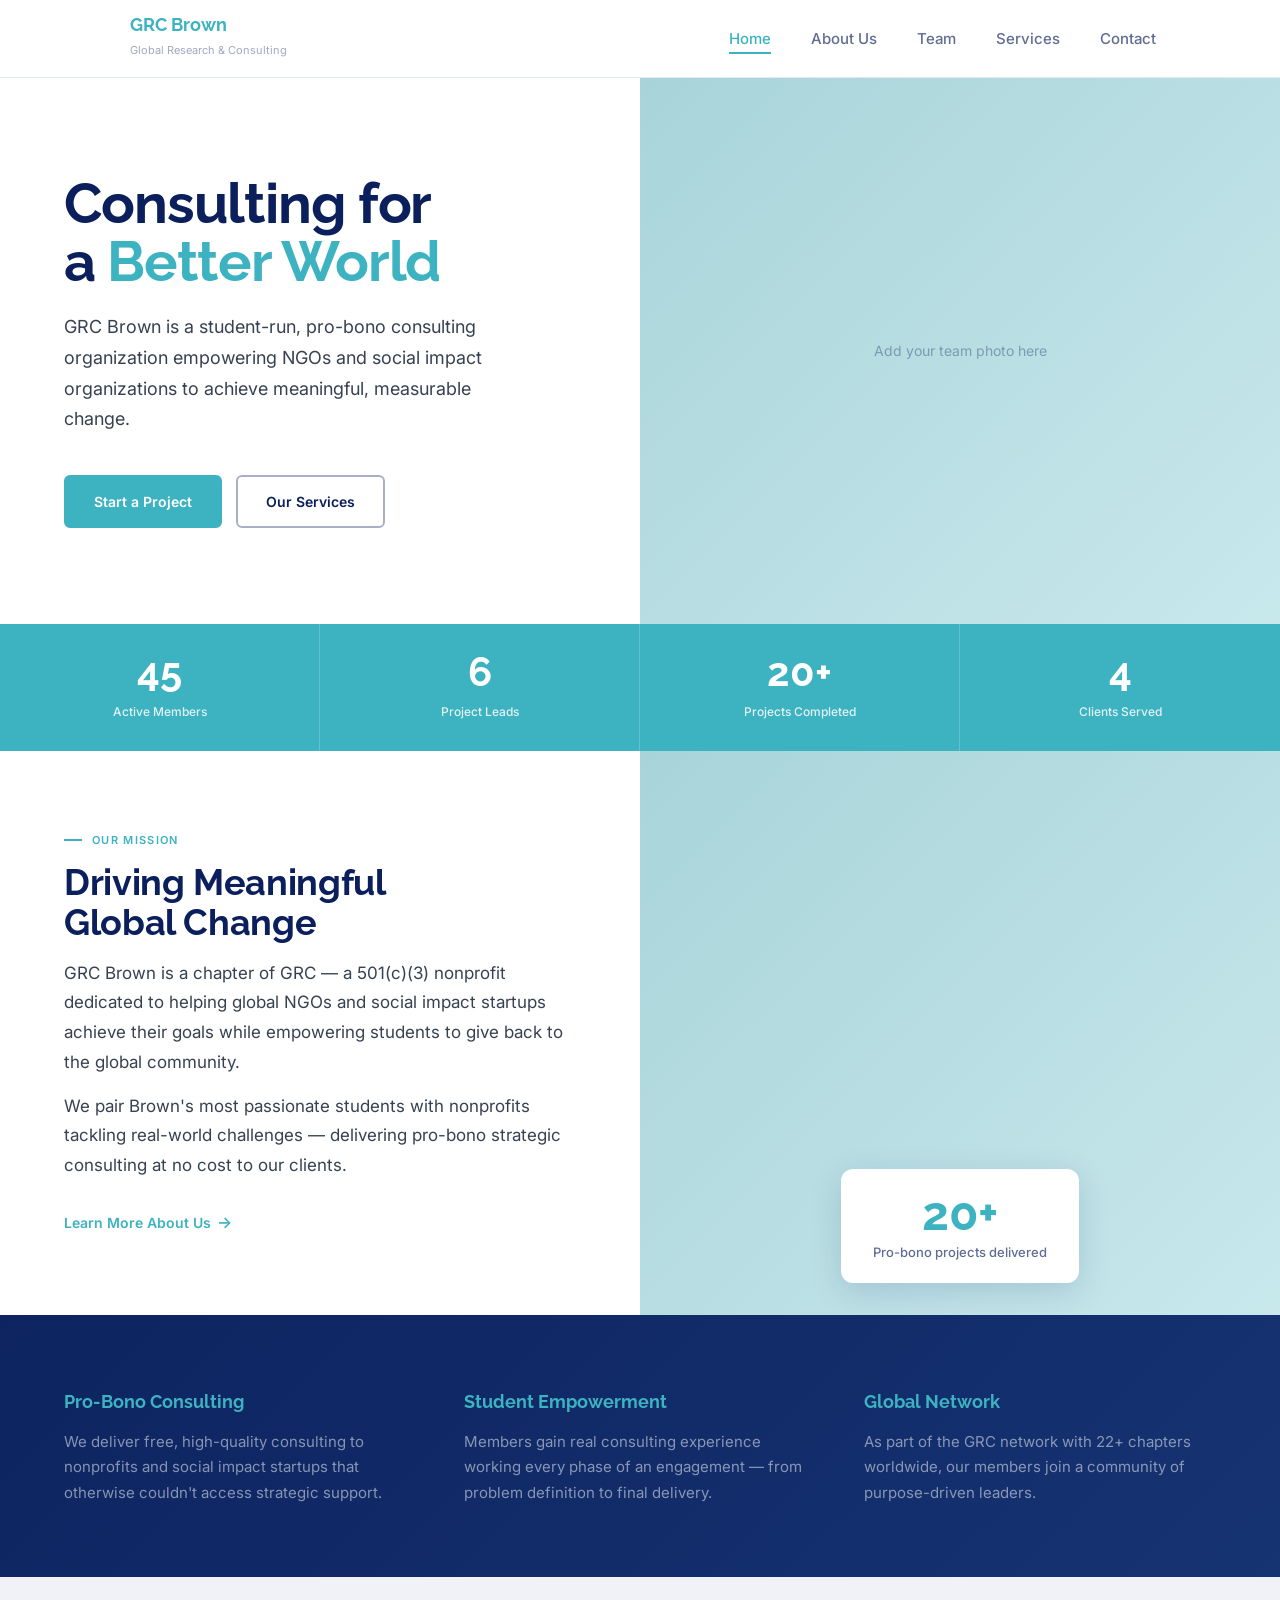
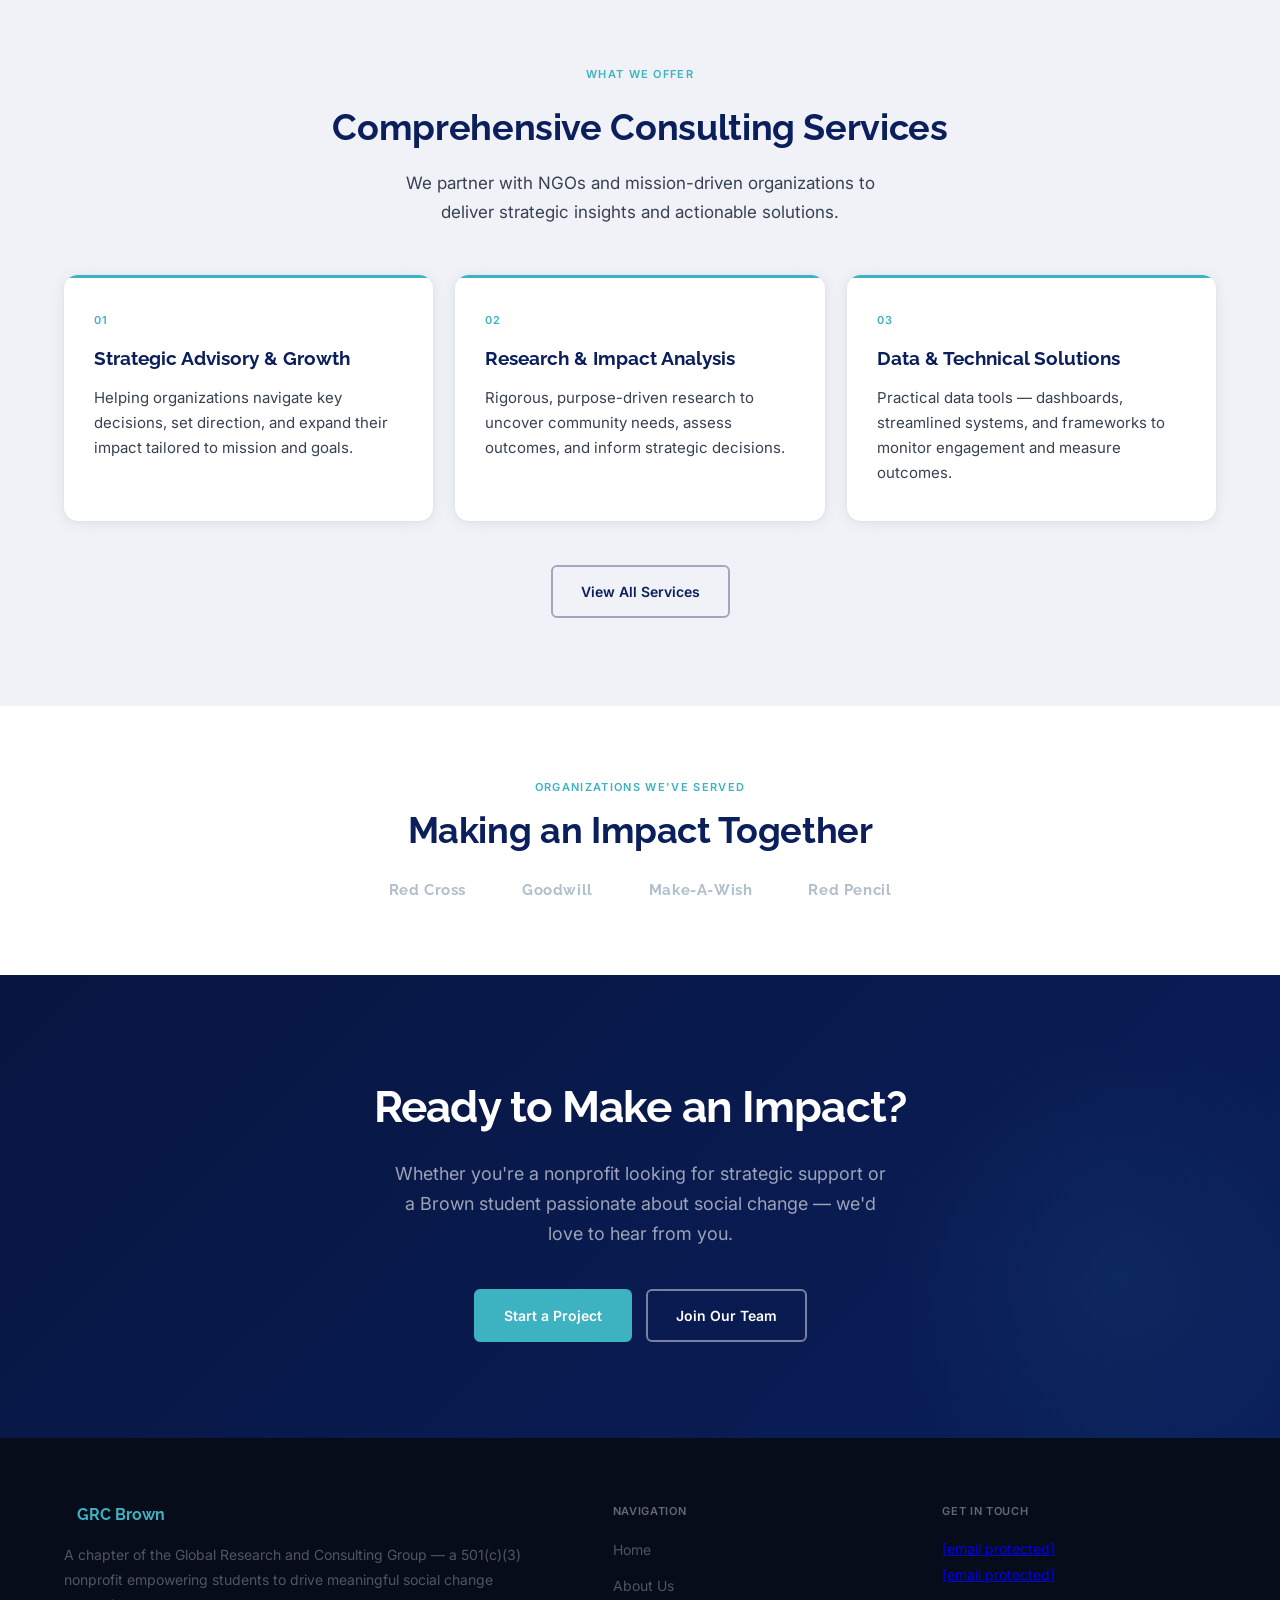
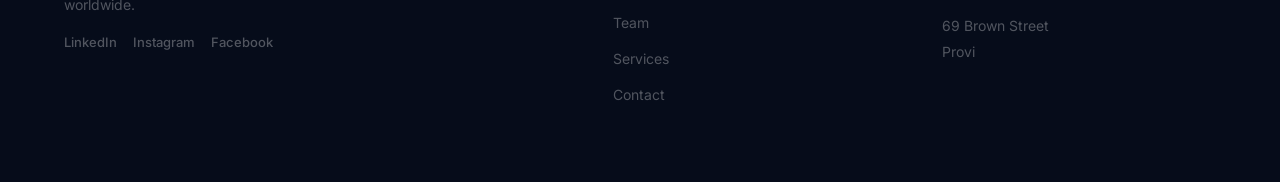
<file: index.html>
<!DOCTYPE html>
<html lang="en">
<head>
  <meta charset="UTF-8"/><meta name="viewport" content="width=device-width, initial-scale=1.0"/>
  <title>GRC Brown | Global Research & Consulting</title>
  <link rel="stylesheet" href="css/style.css"/>
</head>
<body>
<nav><div class="nav-inner">
  <a href="index.html" class="nav-logo"><span class="nav-logo-svg"></span><div class="nav-logo-text"><strong>GRC Brown</strong><span>Global Research &amp; Consulting</span></div></a>
  <ul class="nav-links">
    <li><a href="index.html" class="active">Home</a></li>
    <li><a href="about.html">About Us</a></li>
    <li><a href="team.html">Team</a></li>
    <li><a href="services.html">Services</a></li>
    <li><a href="contact.html">Contact</a></li>
  </ul>
  <button class="nav-hamburger"><span></span><span></span><span></span></button>
</div></nav>

<!-- HERO — light background -->
<section class="hero">
  <div class="hero-left">
    <h1>Consulting for<br>a <span>Better World</span></h1>
    <p>GRC Brown is a student-run, pro-bono consulting organization empowering NGOs and social impact organizations to achieve meaningful, measurable change.</p>
    <div class="btn-row">
      <a href="contact.html" class="btn btn-teal">Start a Project</a>
      <a href="services.html" class="btn btn-ghost-dark">Our Services</a>
    </div>
  </div>
  <div class="hero-right">
    <div class="hero-img-box">
      <!-- Replace with: <img src="images/hero.jpg" alt="GRC Brown team"/> -->
      Add your team photo here
    </div>
  </div>
</section>

<!-- STATS -->
<div class="stats-bar">
  <div class="stat"><span class="stat-n">45</span><span class="stat-l">Active Members</span></div>
  <div class="stat"><span class="stat-n">6</span><span class="stat-l">Project Leads</span></div>
  <div class="stat"><span class="stat-n">20+</span><span class="stat-l">Projects Completed</span></div>
  <div class="stat"><span class="stat-n">4</span><span class="stat-l">Clients Served</span></div>
</div>

<!-- MISSION -->
<section class="mission-section">
  <div class="mission-left">
    <div class="eyebrow"><span>Our Mission</span></div>
    <h2 class="section-title">Driving Meaningful<br>Global Change</h2>
    <p>GRC Brown is a chapter of GRC — a 501(c)(3) nonprofit dedicated to helping global NGOs and social impact startups achieve their goals while empowering students to give back to the global community.</p>
    <p>We pair Brown's most passionate students with nonprofits tackling real-world challenges — delivering pro-bono strategic consulting at no cost to our clients.</p>
    <a href="about.html" class="learn-link">Learn More About Us</a>
  </div>
  <div class="mission-right">
    <!-- Replace with: <img src="images/mission.jpg" alt="GRC team"/> -->
    <div class="mission-badge">
      <span class="bn">20+</span>
      <span class="bt">Pro-bono projects delivered</span>
    </div>
  </div>
</section>

<!-- WHAT WE DO -->
<div class="wwd-strip">
  <div class="wwd-inner">
    <div class="wwd-item"><h3>Pro-Bono Consulting</h3><p>We deliver free, high-quality consulting to nonprofits and social impact startups that otherwise couldn't access strategic support.</p></div>
    <div class="wwd-item"><h3>Student Empowerment</h3><p>Members gain real consulting experience working every phase of an engagement — from problem definition to final delivery.</p></div>
    <div class="wwd-item"><h3>Global Network</h3><p>As part of the GRC network with 22+ chapters worldwide, our members join a community of purpose-driven leaders.</p></div>
  </div>
</div>

<!-- SERVICES — shadow cards -->
<section class="services-section">
  <div class="services-inner">
    <div class="services-header">
      <div class="eyebrow center"><span>What We Offer</span></div>
      <h2>Comprehensive Consulting Services</h2>
      <p>We partner with NGOs and mission-driven organizations to deliver strategic insights and actionable solutions.</p>
    </div>
    <div class="svc-grid">
      <div class="svc-card"><div class="svc-num">01</div><h3>Strategic Advisory &amp; Growth</h3><p>Helping organizations navigate key decisions, set direction, and expand their impact tailored to mission and goals.</p></div>
      <div class="svc-card"><div class="svc-num">02</div><h3>Research &amp; Impact Analysis</h3><p>Rigorous, purpose-driven research to uncover community needs, assess outcomes, and inform strategic decisions.</p></div>
      <div class="svc-card"><div class="svc-num">03</div><h3>Data &amp; Technical Solutions</h3><p>Practical data tools — dashboards, streamlined systems, and frameworks to monitor engagement and measure outcomes.</p></div>
    </div>
    <div class="btn-row centered" style="margin-top:44px;">
      <a href="services.html" class="btn btn-ghost-dark">View All Services</a>
    </div>
  </div>
</section>

<!-- CLIENTS -->
<section class="clients-section">
  <div class="clients-inner">
    <div class="eyebrow center"><span>Organizations We've Served</span></div>
    <h2 class="section-title centered" style="margin-top:10px;">Making an Impact Together</h2>
    <div class="clients-row">
      <span class="client-name">Red Cross</span>
      <span class="client-name">Goodwill</span>
      <span class="client-name">Make-A-Wish</span>
      <span class="client-name">Red Pencil</span>
    </div>
  </div>
</section>

<!-- CTA -->
<section class="cta-section">
  <div class="cta-orb"></div>
  <div class="cta-inner">
    <h2>Ready to Make an Impact?</h2>
    <p>Whether you're a nonprofit looking for strategic support or a Brown student passionate about social change — we'd love to hear from you.</p>
    <div class="btn-row centered">
      <a href="contact.html" class="btn btn-teal">Start a Project</a>
      <a href="contact.html" class="btn btn-outline-white">Join Our Team</a>
    </div>
  </div>
</section>

<footer><div class="footer-inner"><div class="footer-grid">
  <div class="footer-brand"><div style="display:flex;align-items:center;gap:13px;"><span class="footer-logo-svg"></span><span style="font-family:Raleway,sans-serif;font-size:16px;font-weight:700;color:#3DB2C1;">GRC Brown</span></div><p>A chapter of the Global Research and Consulting Group — a 501(c)(3) nonprofit empowering students to drive meaningful social change worldwide.</p><div class="footer-socials"><a href="#">LinkedIn</a><a href="#">Instagram</a><a href="#">Facebook</a></div></div>
  <div class="footer-col"><h4>Navigation</h4><ul><li><a href="index.html">Home</a></li><li><a href="about.html">About Us</a></li><li><a href="team.html">Team</a></li><li><a href="services.html">Services</a></li><li><a href="contact.html">Contact</a></li></ul></div>
  <div class="footer-col"><h4>Get in Touch</h4><p><a href="/cdn-cgi/l/email-protection" class="__cf_email__" data-cfemail="accbdecfcedec3dbc2eccedec3dbc282c9c8d9">[email&#160;protected]</a><br><a href="/cdn-cgi/l/email-protection" class="__cf_email__" data-cfemail="80e2f2eff7eec0e7f2e3e7ecefe2e1ece7f2eff5f0aee3efed">[email&#160;protected]</a><br><br>69 Brown Street<br>Provi
</file>
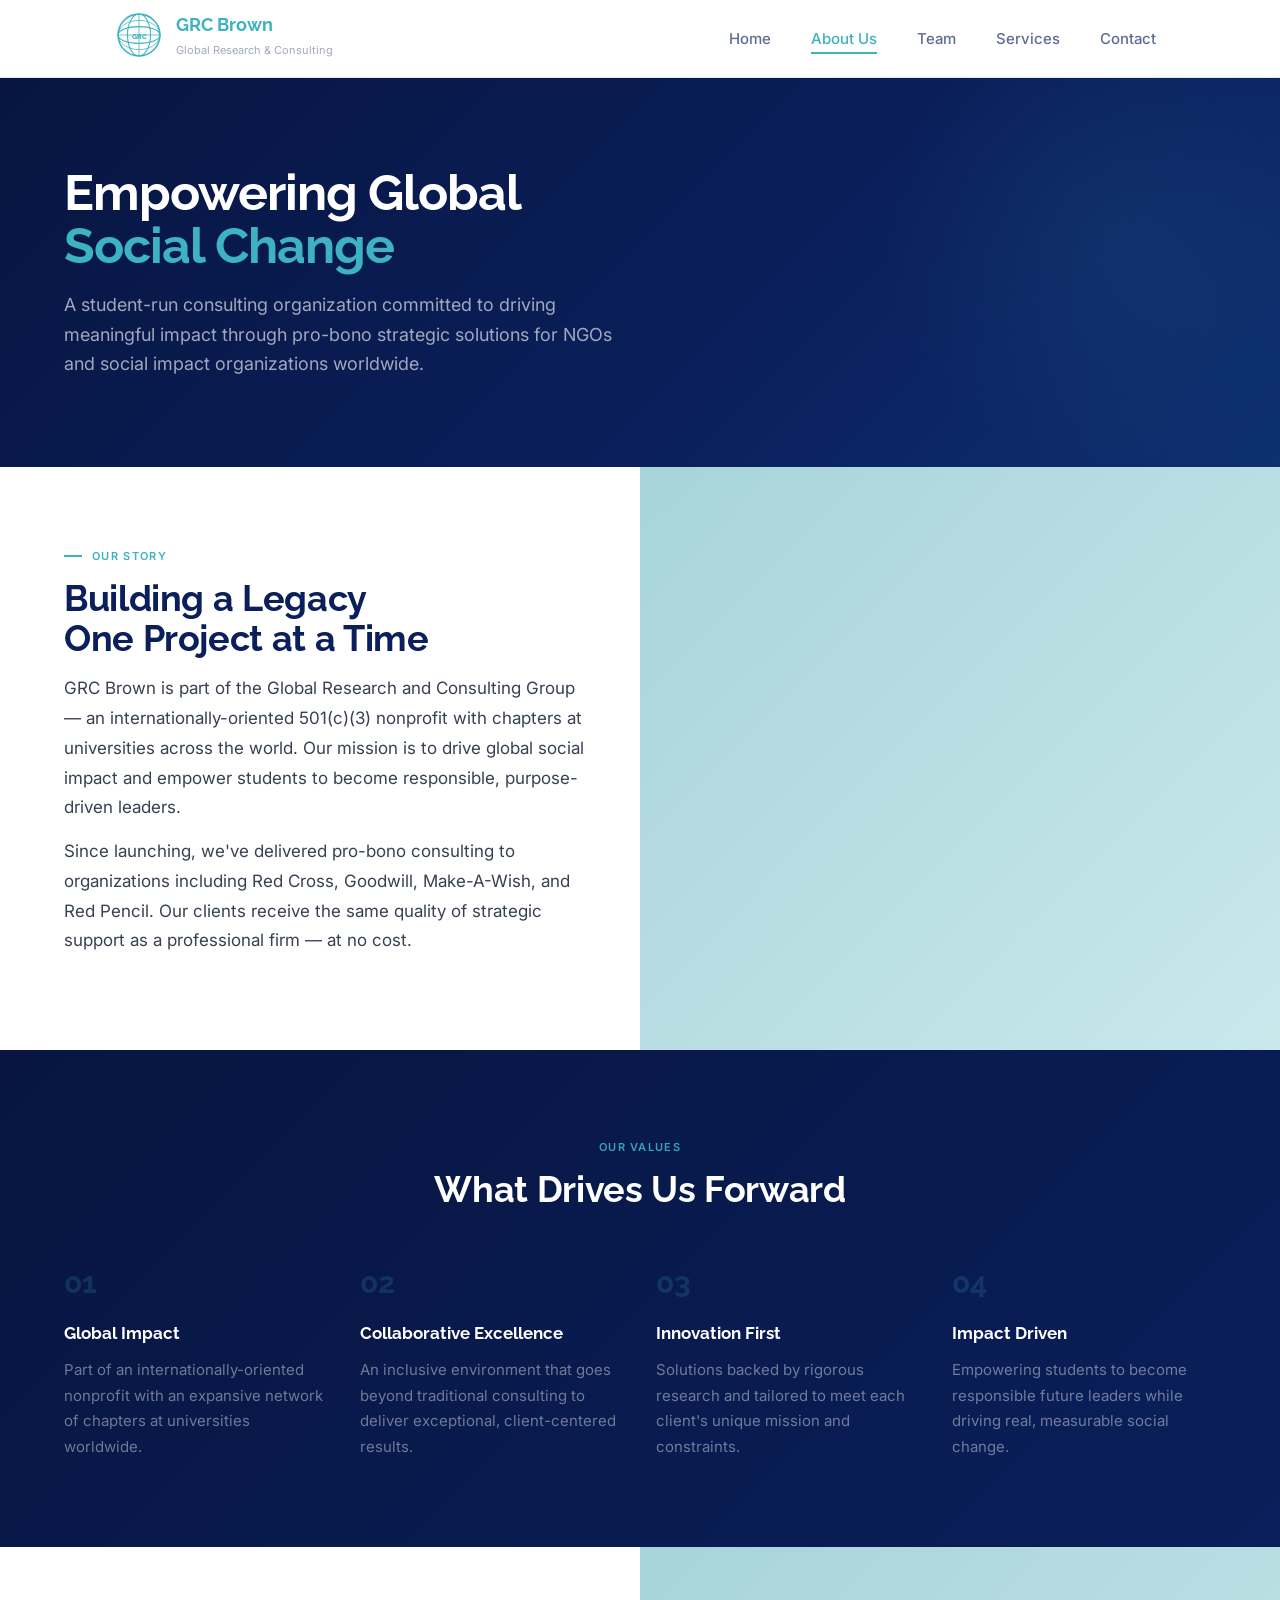
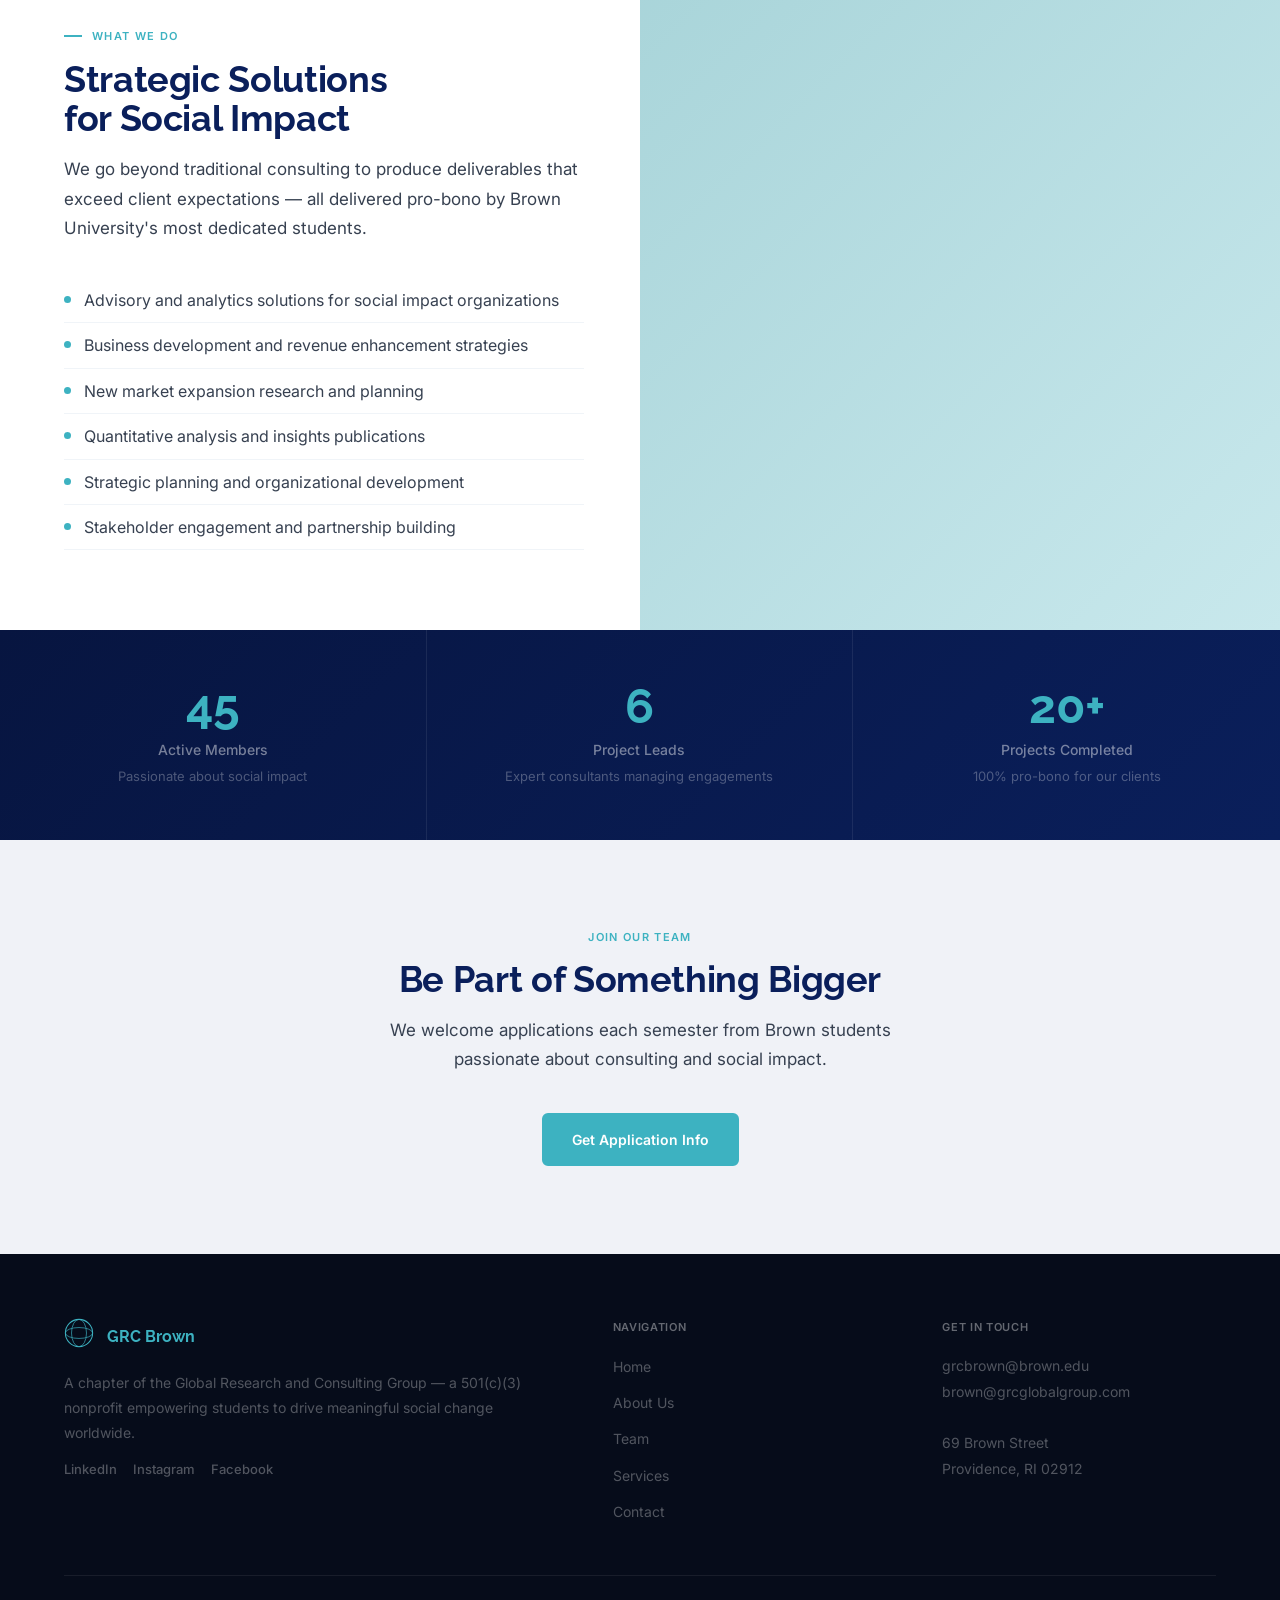
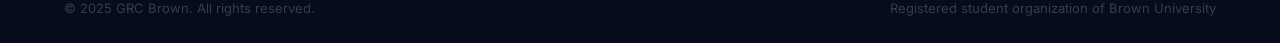
<file: about.html>
<!DOCTYPE html>
<html lang="en">
<head>
  <meta charset="UTF-8"/><meta name="viewport" content="width=device-width, initial-scale=1.0"/>
  <title>About Us | GRC Brown</title>
  <link rel="stylesheet" href="css/style.css"/>
</head>
<body>
<nav><div class="nav-inner">
  <a href="index.html" class="nav-logo"><span class="nav-logo-svg"></span><div class="nav-logo-text"><strong>GRC Brown</strong><span>Global Research &amp; Consulting</span></div></a>
  <ul class="nav-links">
    <li><a href="index.html">Home</a></li><li><a href="about.html" class="active">About Us</a></li>
    <li><a href="team.html">Team</a></li><li><a href="services.html">Services</a></li><li><a href="contact.html">Contact</a></li>
  </ul>
  <button class="nav-hamburger"><span></span><span></span><span></span></button>
</div></nav>

<!-- PAGE HERO — no pill tag, just h1 -->
<div class="page-hero">
  <div class="page-hero-orb"></div>
  <div class="inner">
    <h1>Empowering Global<br><span>Social Change</span></h1>
    <p>A student-run consulting organization committed to driving meaningful impact through pro-bono strategic solutions for NGOs and social impact organizations worldwide.</p>
  </div>
</div>

<!-- STORY -->
<div class="two-col">
  <div class="two-col-left">
    <div class="eyebrow"><span>Our Story</span></div>
    <h2 class="section-title">Building a Legacy<br>One Project at a Time</h2>
    <p>GRC Brown is part of the Global Research and Consulting Group — an internationally-oriented 501(c)(3) nonprofit with chapters at universities across the world. Our mission is to drive global social impact and empower students to become responsible, purpose-driven leaders.</p>
    <p>Since launching, we've delivered pro-bono consulting to organizations including Red Cross, Goodwill, Make-A-Wish, and Red Pencil. Our clients receive the same quality of strategic support as a professional firm — at no cost.</p>
  </div>
  <div class="two-col-right"><!-- <img src="images/story.jpg" alt="GRC Brown"/> --></div>
</div>

<!-- VALUES -->
<div class="values-section">
  <div class="values-inner">
    <div style="text-align:center;">
      <div class="eyebrow center light"><span>Our Values</span></div>
      <h2 class="section-title white centered" style="margin-top:12px;">What Drives Us Forward</h2>
    </div>
    <div class="values-grid">
      <div class="val-card"><div class="vnum">01</div><h3>Global Impact</h3><p>Part of an internationally-oriented nonprofit with an expansive network of chapters at universities worldwide.</p></div>
      <div class="val-card"><div class="vnum">02</div><h3>Collaborative Excellence</h3><p>An inclusive environment that goes beyond traditional consulting to deliver exceptional, client-centered results.</p></div>
      <div class="val-card"><div class="vnum">03</div><h3>Innovation First</h3><p>Solutions backed by rigorous research and tailored to meet each client's unique mission and constraints.</p></div>
      <div class="val-card"><div class="vnum">04</div><h3>Impact Driven</h3><p>Empowering students to become responsible future leaders while driving real, measurable social change.</p></div>
    </div>
  </div>
</div>

<!-- WHAT WE DO -->
<div class="two-col">
  <div class="two-col-left">
    <div class="eyebrow"><span>What We Do</span></div>
    <h2 class="section-title">Strategic Solutions<br>for Social Impact</h2>
    <p>We go beyond traditional consulting to produce deliverables that exceed client expectations — all delivered pro-bono by Brown University's most dedicated students.</p>
    <ul class="bullet-list">
      <li>Advisory and analytics solutions for social impact organizations</li>
      <li>Business development and revenue enhancement strategies</li>
      <li>New market expansion research and planning</li>
      <li>Quantitative analysis and insights publications</li>
      <li>Strategic planning and organizational development</li>
      <li>Stakeholder engagement and partnership building</li>
    </ul>
  </div>
  <div class="two-col-right"><!-- <img src="images/whatwedo.jpg" alt="Consulting"/> --></div>
</div>

<!-- STATS -->
<div class="stats3">
  <div class="stat3"><span class="stat3-n">45</span><span class="stat3-l">Active Members</span><p class="stat3-d">Passionate about social impact</p></div>
  <div class="stat3"><span class="stat3-n">6</span><span class="stat3-l">Project Leads</span><p class="stat3-d">Expert consultants managing engagements</p></div>
  <div class="stat3"><span class="stat3-n">20+</span><span class="stat3-l">Projects Completed</span><p class="stat3-d">100% pro-bono for our clients</p></div>
</div>

<!-- JOIN CTA -->
<section class="section-pad light" style="text-align:center;">
  <div class="inner">
    <div class="eyebrow center"><span>Join Our Team</span></div>
    <h2 class="section-title centered" style="margin-top:12px;">Be Part of Something Bigger</h2>
    <p class="section-sub centered" style="margin:14px auto 40px;">We welcome applications each semester from Brown students passionate about consulting and social impact.</p>
    <a href="contact.html" class="btn btn-teal">Get Application Info</a>
  </div>
</section>

<footer><div class="footer-inner"><div class="footer-grid"><div class="footer-brand"><div style="display:flex;align-items:center;gap:13px;"><span class="footer-logo-svg"></span><span style="font-family:Raleway,sans-serif;font-size:16px;font-weight:700;color:#3DB2C1;">GRC Brown</span></div><p>A chapter of the Global Research and Consulting Group — a 501(c)(3) nonprofit empowering students to drive meaningful social change worldwide.</p><div class="footer-socials"><a href="#">LinkedIn</a><a href="#">Instagram</a><a href="#">Facebook</a></div></div><div class="footer-col"><h4>Navigation</h4><ul><li><a href="index.html">Home</a></li><li><a href="about.html">About Us</a></li><li><a href="team.html">Team</a></li><li><a href="services.html">Services</a></li><li><a href="contact.html">Contact</a></li></ul></div><div class="footer-col"><h4>Get in Touch</h4><p>grcbrown@brown.edu<br>brown@grcglobalgroup.com<br><br>69 Brown Street<br>Providence, RI 02912</p></div></div><div class="footer-bottom"><span>© 2025 GRC Brown. All rights reserved.</span><span>Registered student organization of Brown University</span></div></div></footer>
<script src="js/main.js"></script>
</body>
</html>
</file>
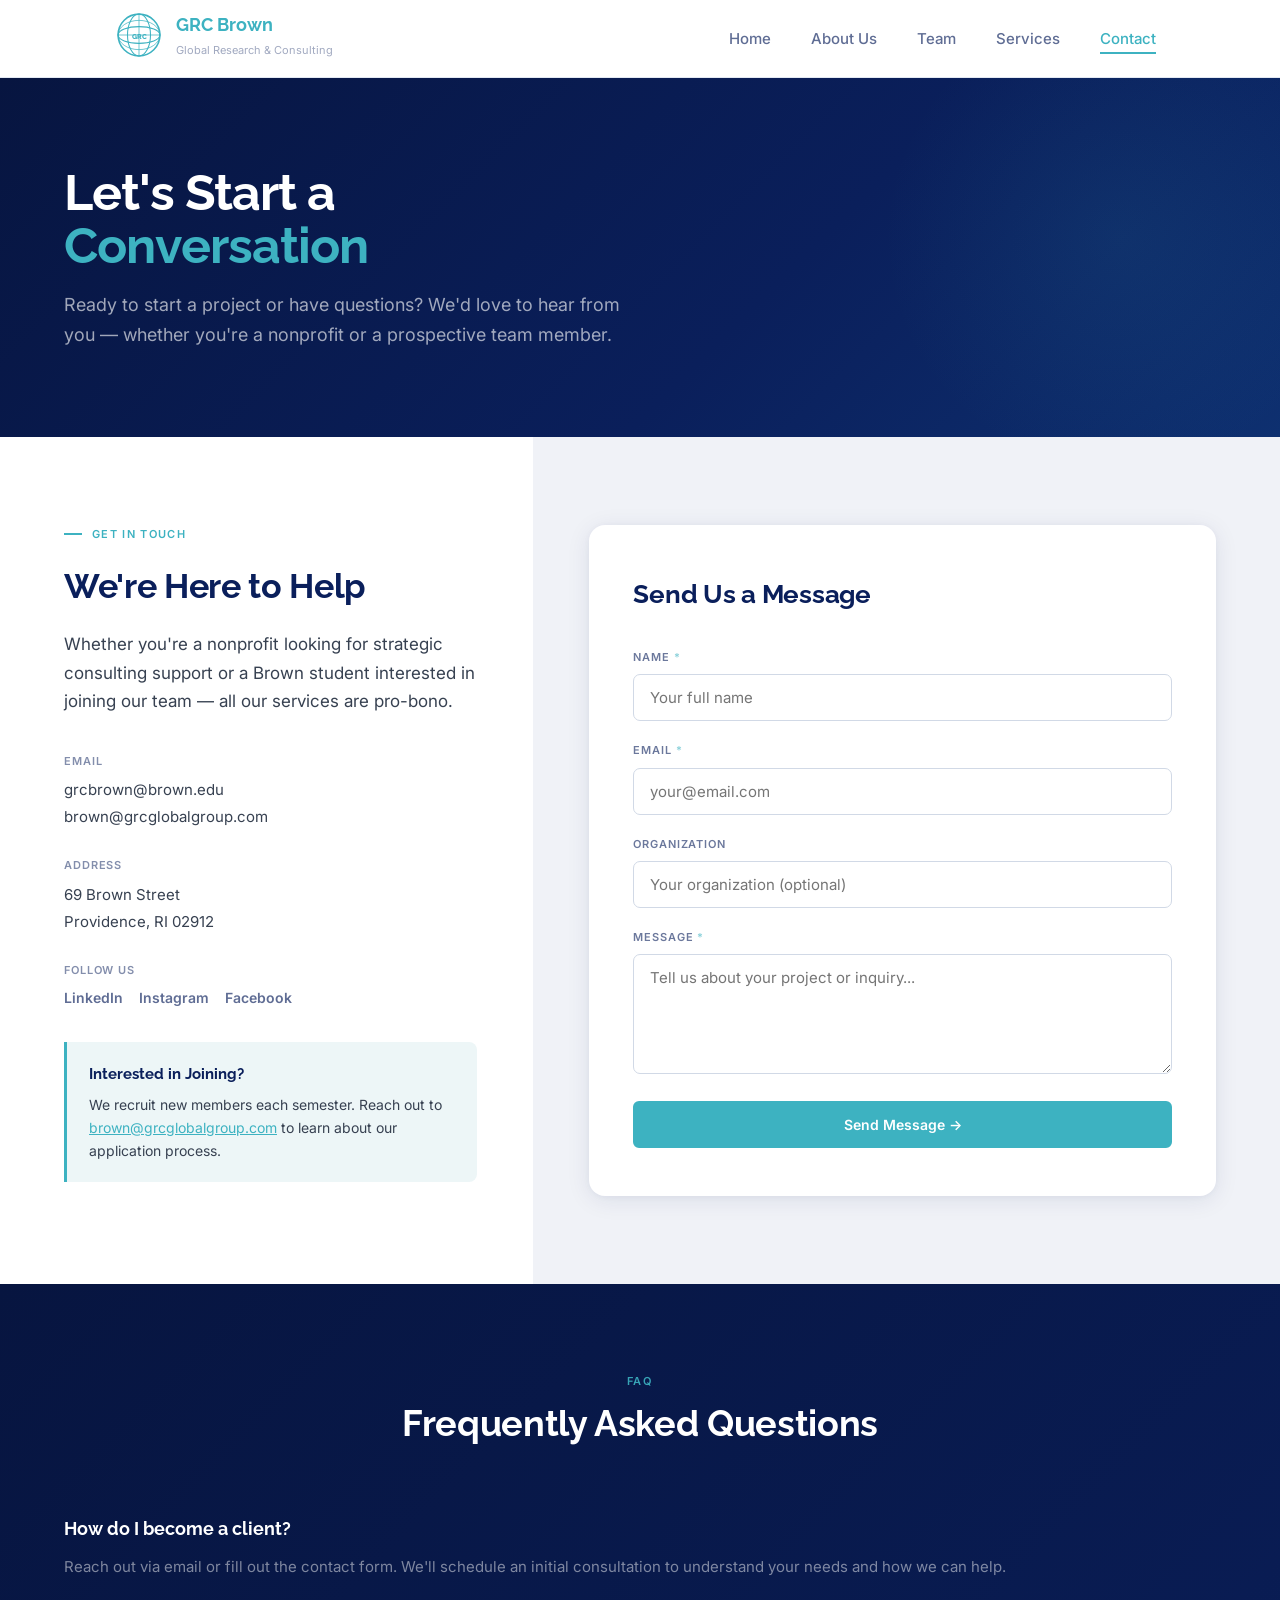
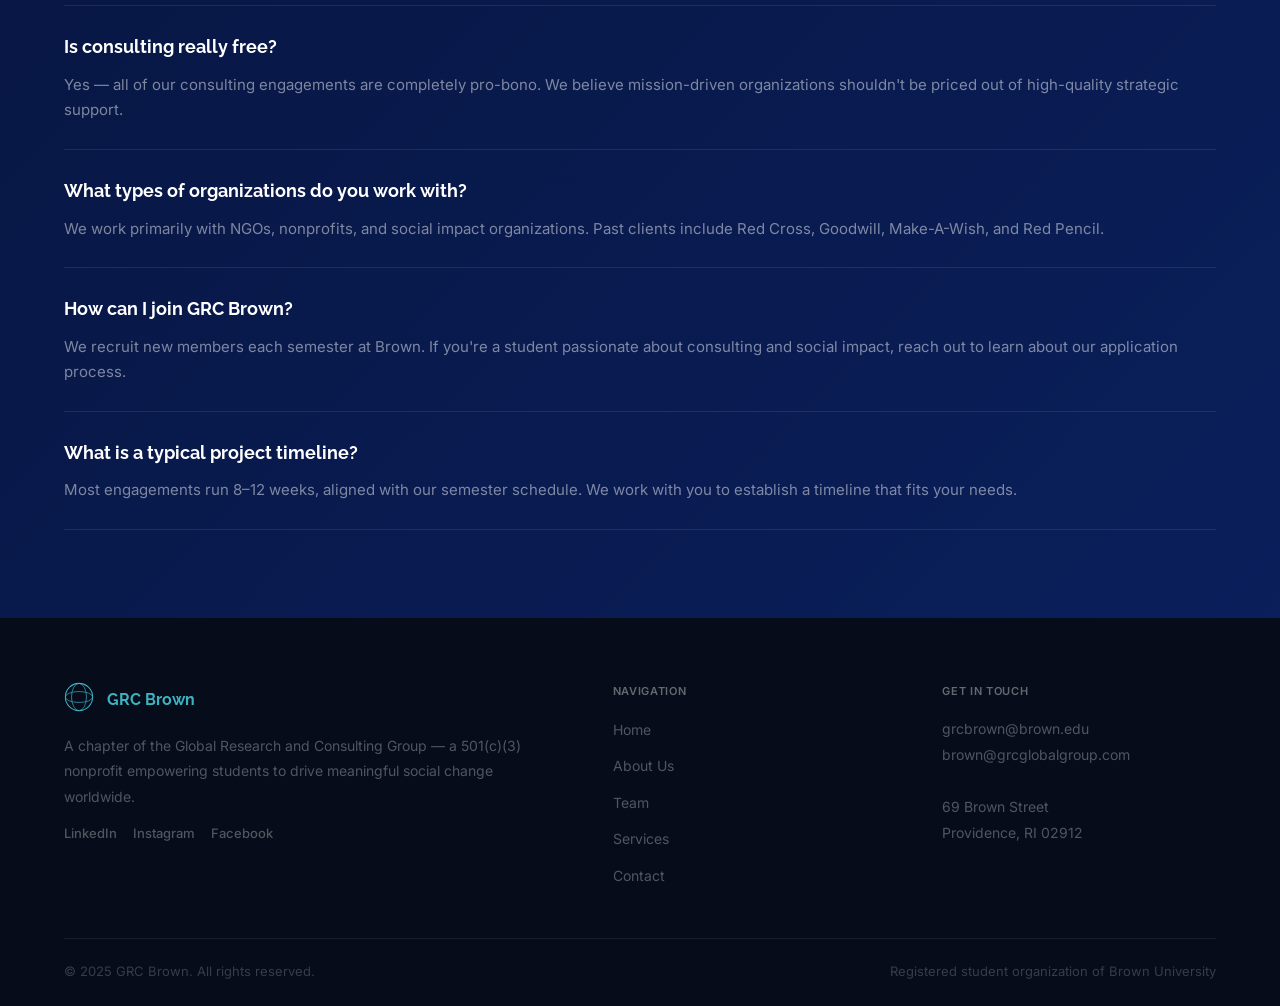
<file: contact.html>
<!DOCTYPE html>
<html lang="en">
<head>
  <meta charset="UTF-8"/><meta name="viewport" content="width=device-width, initial-scale=1.0"/>
  <title>Contact | GRC Brown</title>
  <link rel="stylesheet" href="css/style.css"/>
</head>
<body>
<nav><div class="nav-inner">
  <a href="index.html" class="nav-logo"><span class="nav-logo-svg"></span><div class="nav-logo-text"><strong>GRC Brown</strong><span>Global Research &amp; Consulting</span></div></a>
  <ul class="nav-links">
    <li><a href="index.html">Home</a></li><li><a href="about.html">About Us</a></li>
    <li><a href="team.html">Team</a></li><li><a href="services.html">Services</a></li><li><a href="contact.html" class="active">Contact</a></li>
  </ul>
  <button class="nav-hamburger"><span></span><span></span><span></span></button>
</div></nav>

<div class="page-hero">
  <div class="page-hero-orb"></div>
  <div class="inner">
    <h1>Let's Start a<br><span>Conversation</span></h1>
    <p>Ready to start a project or have questions? We'd love to hear from you — whether you're a nonprofit or a prospective team member.</p>
  </div>
</div>

<!-- CONTACT -->
<section class="contact-layout">
  <div class="contact-info-col">
    <div class="eyebrow"><span>Get in Touch</span></div>
    <h2>We're Here to Help</h2>
    <p>Whether you're a nonprofit looking for strategic consulting support or a Brown student interested in joining our team — all our services are pro-bono.</p>
    <div class="contact-block"><h4>Email</h4><a href="mailto:grcbrown@brown.edu">grcbrown@brown.edu</a><a href="mailto:brown@grcglobalgroup.com">brown@grcglobalgroup.com</a></div>
    <div class="contact-block"><h4>Address</h4><p>69 Brown Street<br>Providence, RI 02912</p></div>
    <div class="contact-block"><h4>Follow Us</h4><div class="socials-row"><a href="#">LinkedIn</a><a href="#">Instagram</a><a href="#">Facebook</a></div></div>
    <div class="join-box"><h4>Interested in Joining?</h4><p>We recruit new members each semester. Reach out to <a href="mailto:brown@grcglobalgroup.com">brown@grcglobalgroup.com</a> to learn about our application process.</p></div>
  </div>
  <div class="contact-form-col">
    <div class="form-card">
      <h3>Send Us a Message</h3>
      <form id="contactForm">
        <div class="form-group"><label>Name <span class="req">*</span></label><input type="text" placeholder="Your full name" required/></div>
        <div class="form-group"><label>Email <span class="req">*</span></label><input type="email" placeholder="your@email.com" required/></div>
        <div class="form-group"><label>Organization</label><input type="text" placeholder="Your organization (optional)"/></div>
        <div class="form-group"><label>Message <span class="req">*</span></label><textarea placeholder="Tell us about your project or inquiry..." required></textarea></div>
        <button type="submit" class="btn btn-teal" style="width:100%;justify-content:center;">Send Message →</button>
      </form>
    </div>
  </div>
</section>

<!-- FAQ -->
<div class="faq-section">
  <div class="faq-inner">
    <div style="text-align:center;">
      <div class="eyebrow center light"><span>FAQ</span></div>
      <h2 class="section-title white centered" style="margin-top:12px;">Frequently Asked Questions</h2>
    </div>
    <div class="faq-list">
      <div class="faq-item"><h3>How do I become a client?</h3><p>Reach out via email or fill out the contact form. We'll schedule an initial consultation to understand your needs and how we can help.</p></div>
      <div class="faq-item"><h3>Is consulting really free?</h3><p>Yes — all of our consulting engagements are completely pro-bono. We believe mission-driven organizations shouldn't be priced out of high-quality strategic support.</p></div>
      <div class="faq-item"><h3>What types of organizations do you work with?</h3><p>We work primarily with NGOs, nonprofits, and social impact organizations. Past clients include Red Cross, Goodwill, Make-A-Wish, and Red Pencil.</p></div>
      <div class="faq-item"><h3>How can I join GRC Brown?</h3><p>We recruit new members each semester at Brown. If you're a student passionate about consulting and social impact, reach out to learn about our application process.</p></div>
      <div class="faq-item"><h3>What is a typical project timeline?</h3><p>Most engagements run 8–12 weeks, aligned with our semester schedule. We work with you to establish a timeline that fits your needs.</p></div>
    </div>
  </div>
</div>

<footer><div class="footer-inner"><div class="footer-grid"><div class="footer-brand"><div style="display:flex;align-items:center;gap:13px;"><span class="footer-logo-svg"></span><span style="font-family:Raleway,sans-serif;font-size:16px;font-weight:700;color:#3DB2C1;">GRC Brown</span></div><p>A chapter of the Global Research and Consulting Group — a 501(c)(3) nonprofit empowering students to drive meaningful social change worldwide.</p><div class="footer-socials"><a href="#">LinkedIn</a><a href="#">Instagram</a><a href="#">Facebook</a></div></div><div class="footer-col"><h4>Navigation</h4><ul><li><a href="index.html">Home</a></li><li><a href="about.html">About Us</a></li><li><a href="team.html">Team</a></li><li><a href="services.html">Services</a></li><li><a href="contact.html">Contact</a></li></ul></div><div class="footer-col"><h4>Get in Touch</h4><p>grcbrown@brown.edu<br>brown@grcglobalgroup.com<br><br>69 Brown Street<br>Providence, RI 02912</p></div></div><div class="footer-bottom"><span>© 2025 GRC Brown. All rights reserved.</span><span>Registered student organization of Brown University</span></div></div></footer>
<script src="js/main.js"></script>
</body>
</html>
</file>
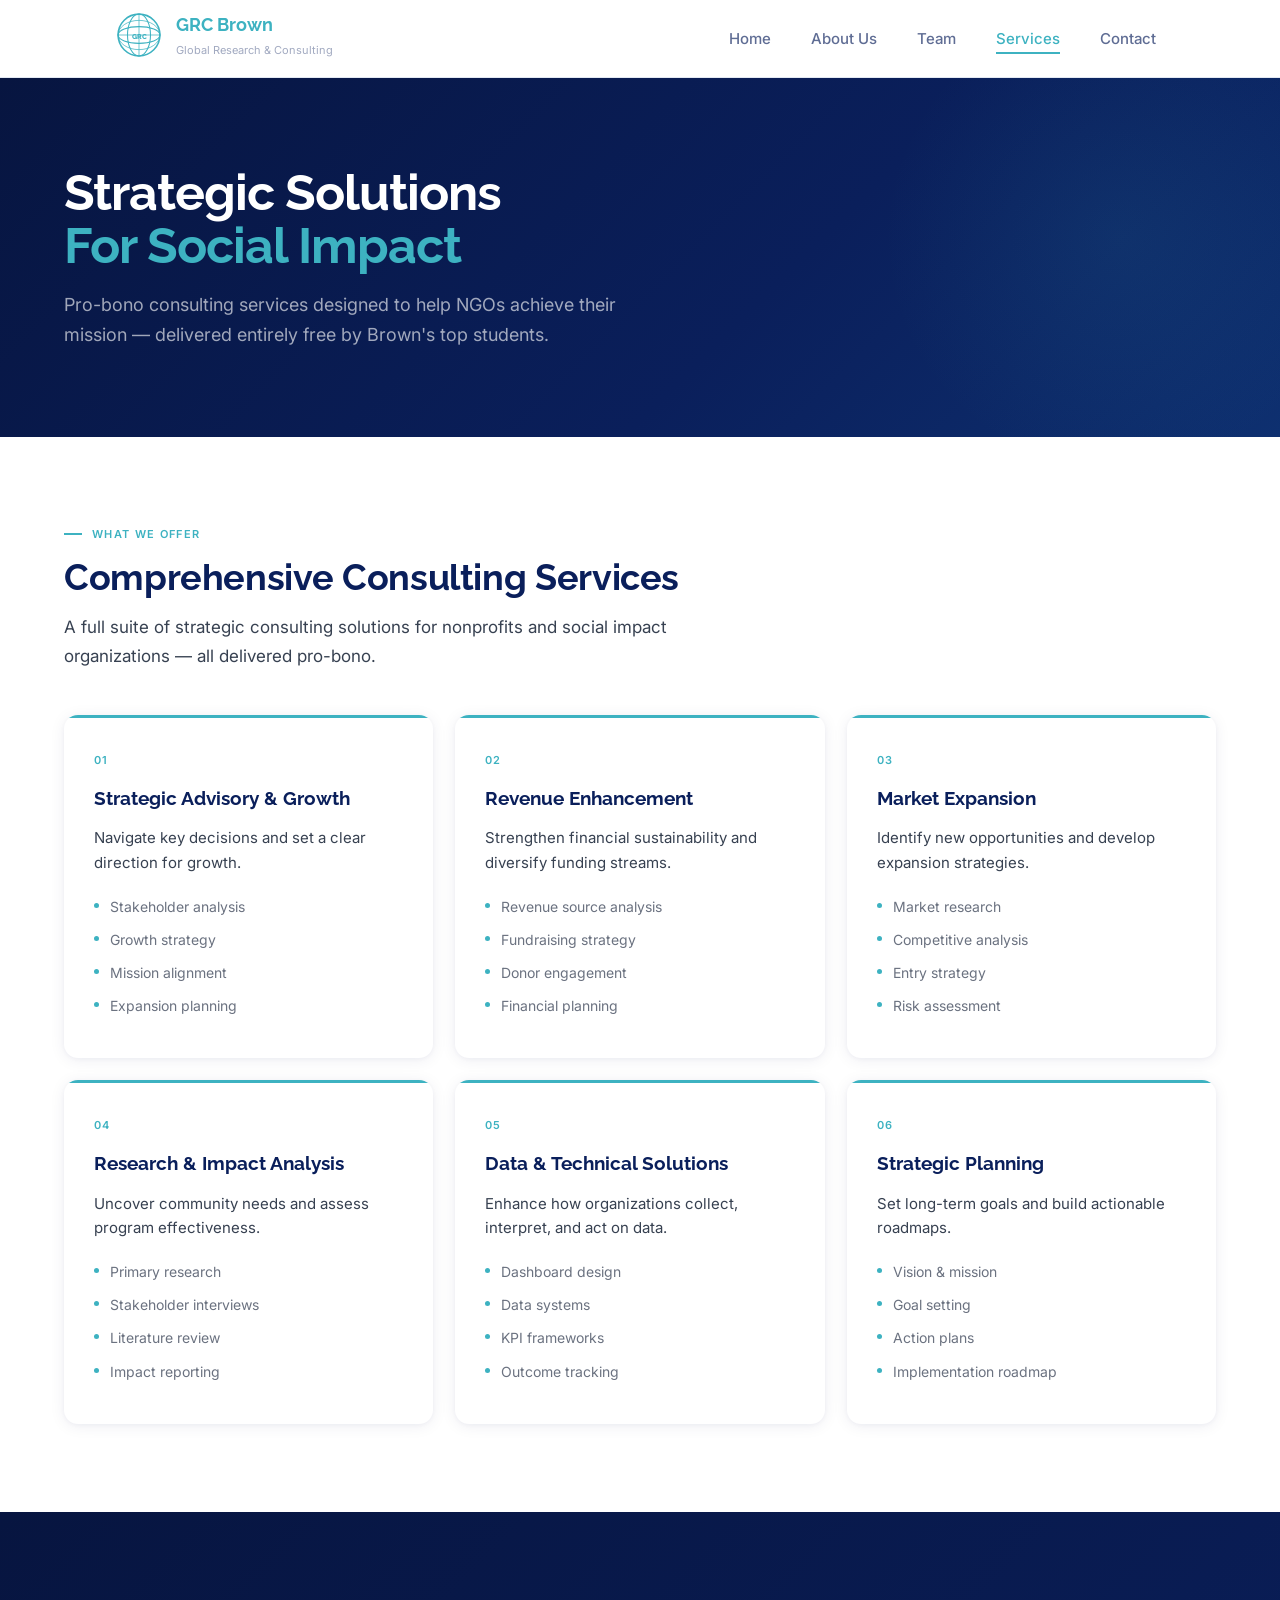
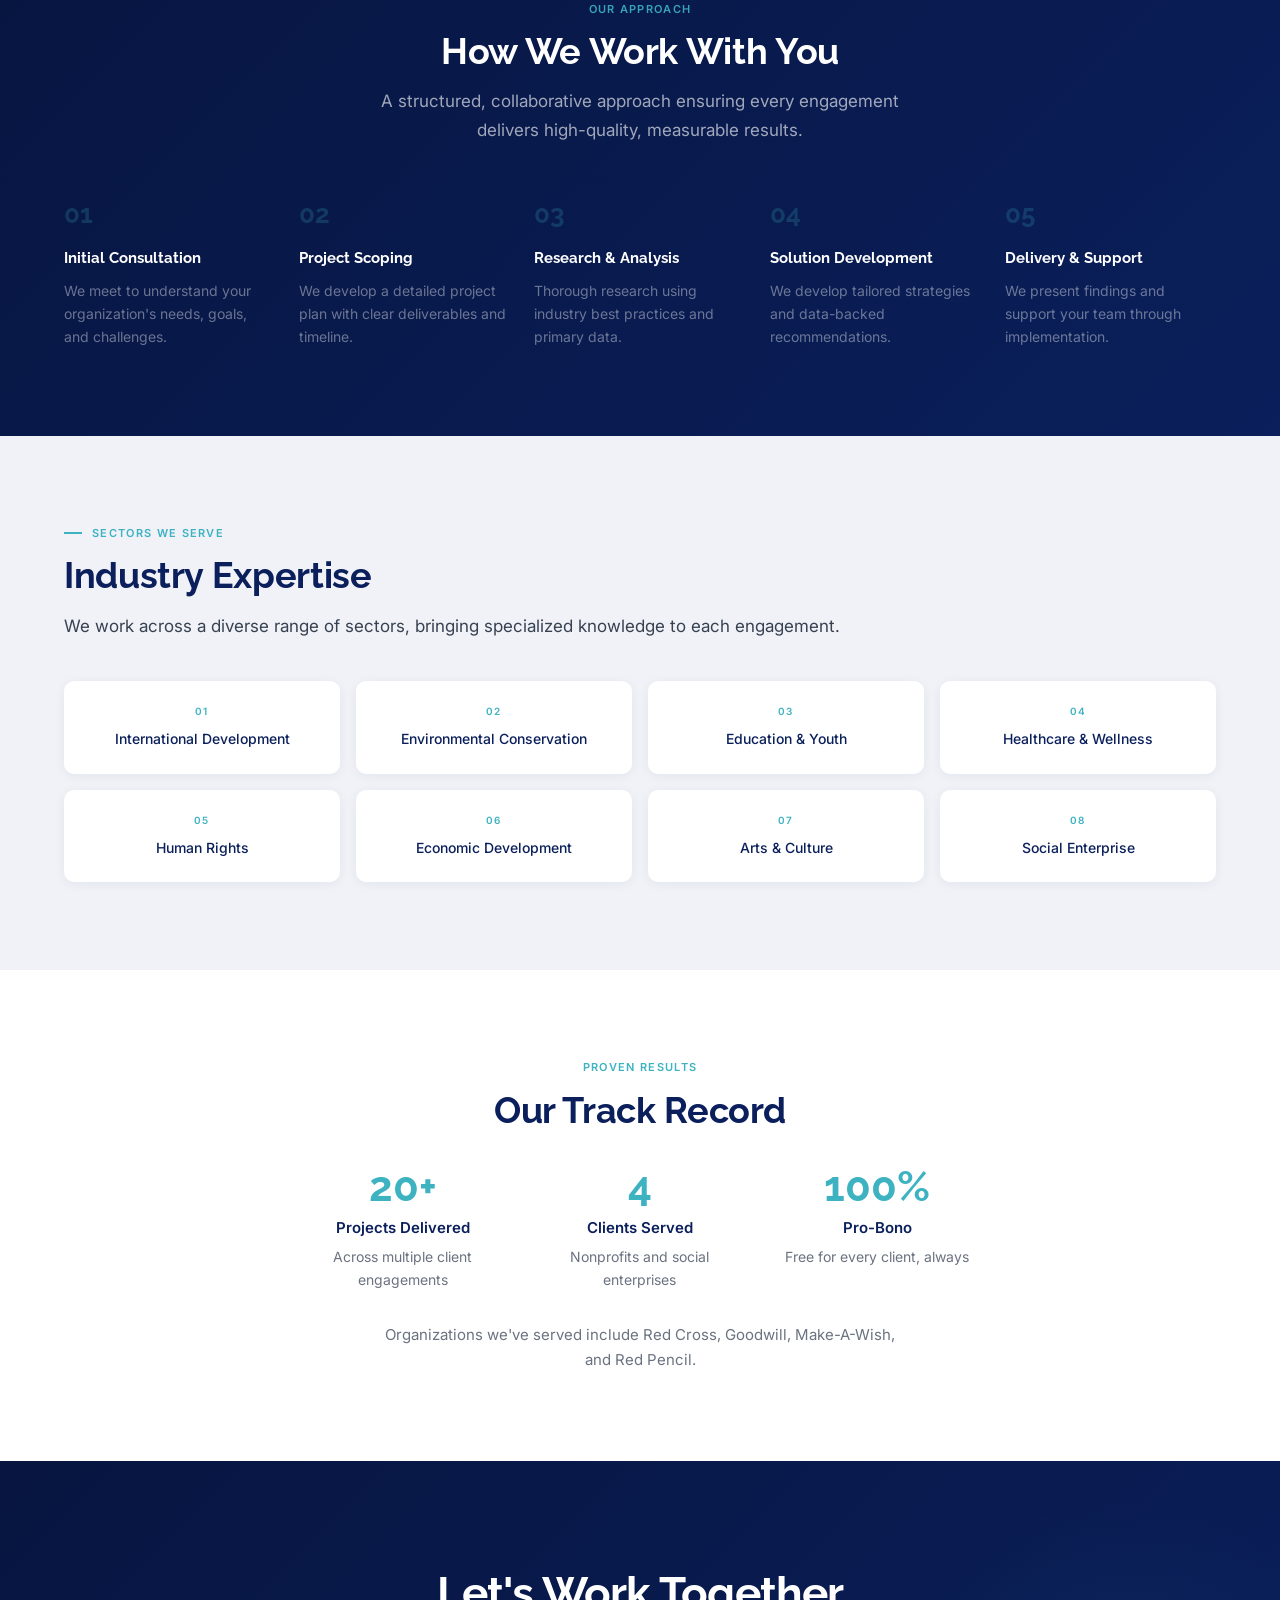
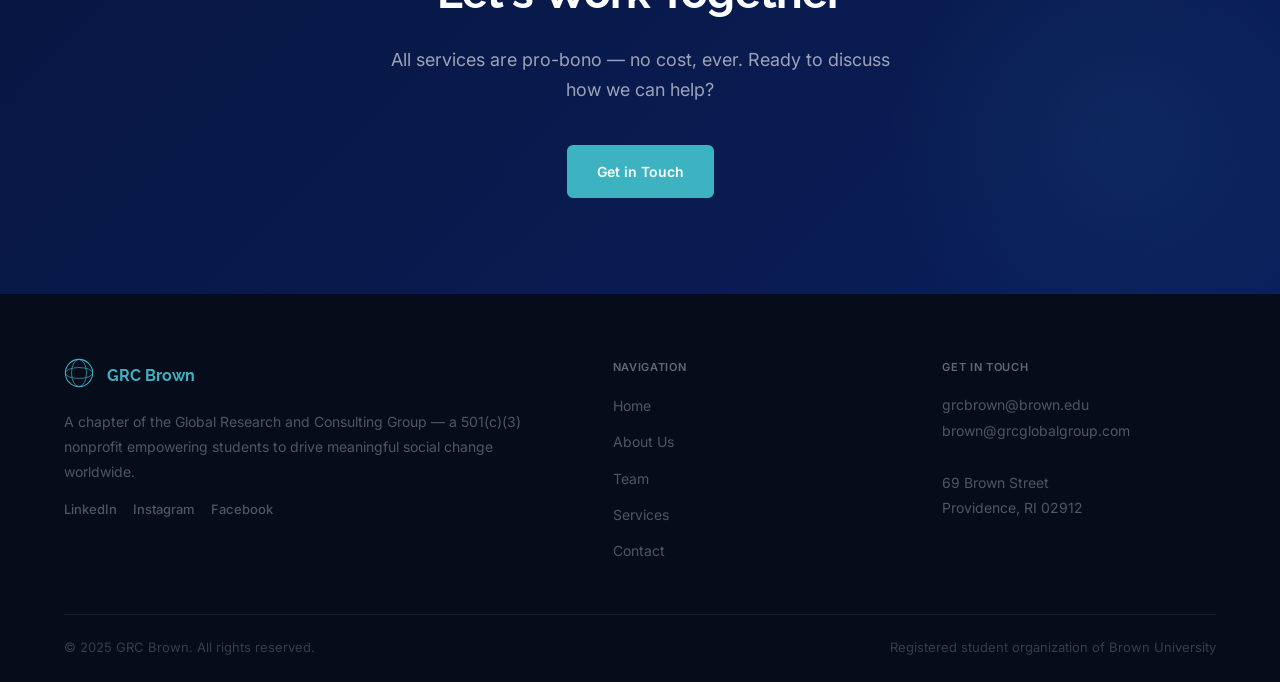
<file: services.html>
<!DOCTYPE html>
<html lang="en">
<head>
  <meta charset="UTF-8"/><meta name="viewport" content="width=device-width, initial-scale=1.0"/>
  <title>Services | GRC Brown</title>
  <link rel="stylesheet" href="css/style.css"/>
</head>
<body>
<nav><div class="nav-inner">
  <a href="index.html" class="nav-logo"><span class="nav-logo-svg"></span><div class="nav-logo-text"><strong>GRC Brown</strong><span>Global Research &amp; Consulting</span></div></a>
  <ul class="nav-links">
    <li><a href="index.html">Home</a></li><li><a href="about.html">About Us</a></li>
    <li><a href="team.html">Team</a></li><li><a href="services.html" class="active">Services</a></li><li><a href="contact.html">Contact</a></li>
  </ul>
  <button class="nav-hamburger"><span></span><span></span><span></span></button>
</div></nav>

<div class="page-hero">
  <div class="page-hero-orb"></div>
  <div class="inner">
    <h1>Strategic Solutions<br><span>For Social Impact</span></h1>
    <p>Pro-bono consulting services designed to help NGOs achieve their mission — delivered entirely free by Brown's top students.</p>
  </div>
</div>

<!-- SERVICES — shadow cards on white -->
<section class="services-section" style="background:#fff;">
  <div class="services-inner">
    <div class="eyebrow"><span>What We Offer</span></div>
    <h2 class="section-title">Comprehensive Consulting Services</h2>
    <p class="section-sub" style="margin-top:12px;max-width:620px;">A full suite of strategic consulting solutions for nonprofits and social impact organizations — all delivered pro-bono.</p>
    <div class="svc-grid" style="margin-top:44px;">
      <div class="svc-card"><div class="svc-num">01</div><h3>Strategic Advisory &amp; Growth</h3><p>Navigate key decisions and set a clear direction for growth.</p><ul><li>Stakeholder analysis</li><li>Growth strategy</li><li>Mission alignment</li><li>Expansion planning</li></ul></div>
      <div class="svc-card"><div class="svc-num">02</div><h3>Revenue Enhancement</h3><p>Strengthen financial sustainability and diversify funding streams.</p><ul><li>Revenue source analysis</li><li>Fundraising strategy</li><li>Donor engagement</li><li>Financial planning</li></ul></div>
      <div class="svc-card"><div class="svc-num">03</div><h3>Market Expansion</h3><p>Identify new opportunities and develop expansion strategies.</p><ul><li>Market research</li><li>Competitive analysis</li><li>Entry strategy</li><li>Risk assessment</li></ul></div>
      <div class="svc-card"><div class="svc-num">04</div><h3>Research &amp; Impact Analysis</h3><p>Uncover community needs and assess program effectiveness.</p><ul><li>Primary research</li><li>Stakeholder interviews</li><li>Literature review</li><li>Impact reporting</li></ul></div>
      <div class="svc-card"><div class="svc-num">05</div><h3>Data &amp; Technical Solutions</h3><p>Enhance how organizations collect, interpret, and act on data.</p><ul><li>Dashboard design</li><li>Data systems</li><li>KPI frameworks</li><li>Outcome tracking</li></ul></div>
      <div class="svc-card"><div class="svc-num">06</div><h3>Strategic Planning</h3><p>Set long-term goals and build actionable roadmaps.</p><ul><li>Vision &amp; mission</li><li>Goal setting</li><li>Action plans</li><li>Implementation roadmap</li></ul></div>
    </div>
  </div>
</section>

<!-- PROCESS -->
<div class="process-section">
  <div class="process-inner">
    <div style="text-align:center;">
      <div class="eyebrow center light"><span>Our Approach</span></div>
      <h2 class="section-title white centered" style="margin-top:12px;">How We Work With You</h2>
      <p class="section-sub white centered">A structured, collaborative approach ensuring every engagement delivers high-quality, measurable results.</p>
    </div>
    <div class="process-steps">
      <div class="proc-step"><div class="pn">01</div><h3>Initial Consultation</h3><p>We meet to understand your organization's needs, goals, and challenges.</p></div>
      <div class="proc-step"><div class="pn">02</div><h3>Project Scoping</h3><p>We develop a detailed project plan with clear deliverables and timeline.</p></div>
      <div class="proc-step"><div class="pn">03</div><h3>Research &amp; Analysis</h3><p>Thorough research using industry best practices and primary data.</p></div>
      <div class="proc-step"><div class="pn">04</div><h3>Solution Development</h3><p>We develop tailored strategies and data-backed recommendations.</p></div>
      <div class="proc-step"><div class="pn">05</div><h3>Delivery &amp; Support</h3><p>We present findings and support your team through implementation.</p></div>
    </div>
  </div>
</div>

<!-- SECTORS — shadow cards -->
<section class="sectors-section">
  <div class="sectors-inner">
    <div class="eyebrow"><span>Sectors We Serve</span></div>
    <h2 class="section-title">Industry Expertise</h2>
    <p class="section-sub" style="margin-top:10px;">We work across a diverse range of sectors, bringing specialized knowledge to each engagement.</p>
    <div class="sectors-grid">
      <div class="sector-card"><span class="sn">01</span><span>International Development</span></div>
      <div class="sector-card"><span class="sn">02</span><span>Environmental Conservation</span></div>
      <div class="sector-card"><span class="sn">03</span><span>Education &amp; Youth</span></div>
      <div class="sector-card"><span class="sn">04</span><span>Healthcare &amp; Wellness</span></div>
      <div class="sector-card"><span class="sn">05</span><span>Human Rights</span></div>
      <div class="sector-card"><span class="sn">06</span><span>Economic Development</span></div>
      <div class="sector-card"><span class="sn">07</span><span>Arts &amp; Culture</span></div>
      <div class="sector-card"><span class="sn">08</span><span>Social Enterprise</span></div>
    </div>
  </div>
</section>

<!-- TRACK RECORD -->
<section class="section-pad white" style="text-align:center;">
  <div class="inner">
    <div class="eyebrow center"><span>Proven Results</span></div>
    <h2 class="section-title centered" style="margin-top:12px;">Our Track Record</h2>
    <div class="track-grid">
      <div><span class="track-n">20+</span><span class="track-l">Projects Delivered</span><p class="track-d">Across multiple client engagements</p></div>
      <div><span class="track-n">4</span><span class="track-l">Clients Served</span><p class="track-d">Nonprofits and social enterprises</p></div>
      <div><span class="track-n">100%</span><span class="track-l">Pro-Bono</span><p class="track-d">Free for every client, always</p></div>
    </div>
    <p style="font-size:15px;color:#6b7280;max-width:520px;margin:32px auto 0;">Organizations we've served include Red Cross, Goodwill, Make-A-Wish, and Red Pencil.</p>
  </div>
</section>

<section class="cta-section">
  <div class="cta-orb"></div>
  <div class="cta-inner">
    <h2>Let's Work Together</h2>
    <p>All services are pro-bono — no cost, ever. Ready to discuss how we can help?</p>
    <div class="btn-row centered"><a href="contact.html" class="btn btn-teal">Get in Touch</a></div>
  </div>
</section>

<footer><div class="footer-inner"><div class="footer-grid"><div class="footer-brand"><div style="display:flex;align-items:center;gap:13px;"><span class="footer-logo-svg"></span><span style="font-family:Raleway,sans-serif;font-size:16px;font-weight:700;color:#3DB2C1;">GRC Brown</span></div><p>A chapter of the Global Research and Consulting Group — a 501(c)(3) nonprofit empowering students to drive meaningful social change worldwide.</p><div class="footer-socials"><a href="#">LinkedIn</a><a href="#">Instagram</a><a href="#">Facebook</a></div></div><div class="footer-col"><h4>Navigation</h4><ul><li><a href="index.html">Home</a></li><li><a href="about.html">About Us</a></li><li><a href="team.html">Team</a></li><li><a href="services.html">Services</a></li><li><a href="contact.html">Contact</a></li></ul></div><div class="footer-col"><h4>Get in Touch</h4><p>grcbrown@brown.edu<br>brown@grcglobalgroup.com<br><br>69 Brown Street<br>Providence, RI 02912</p></div></div><div class="footer-bottom"><span>© 2025 GRC Brown. All rights reserved.</span><span>Registered student organization of Brown University</span></div></div></footer>
<script src="js/main.js"></script>
</body>
</html>
</file>
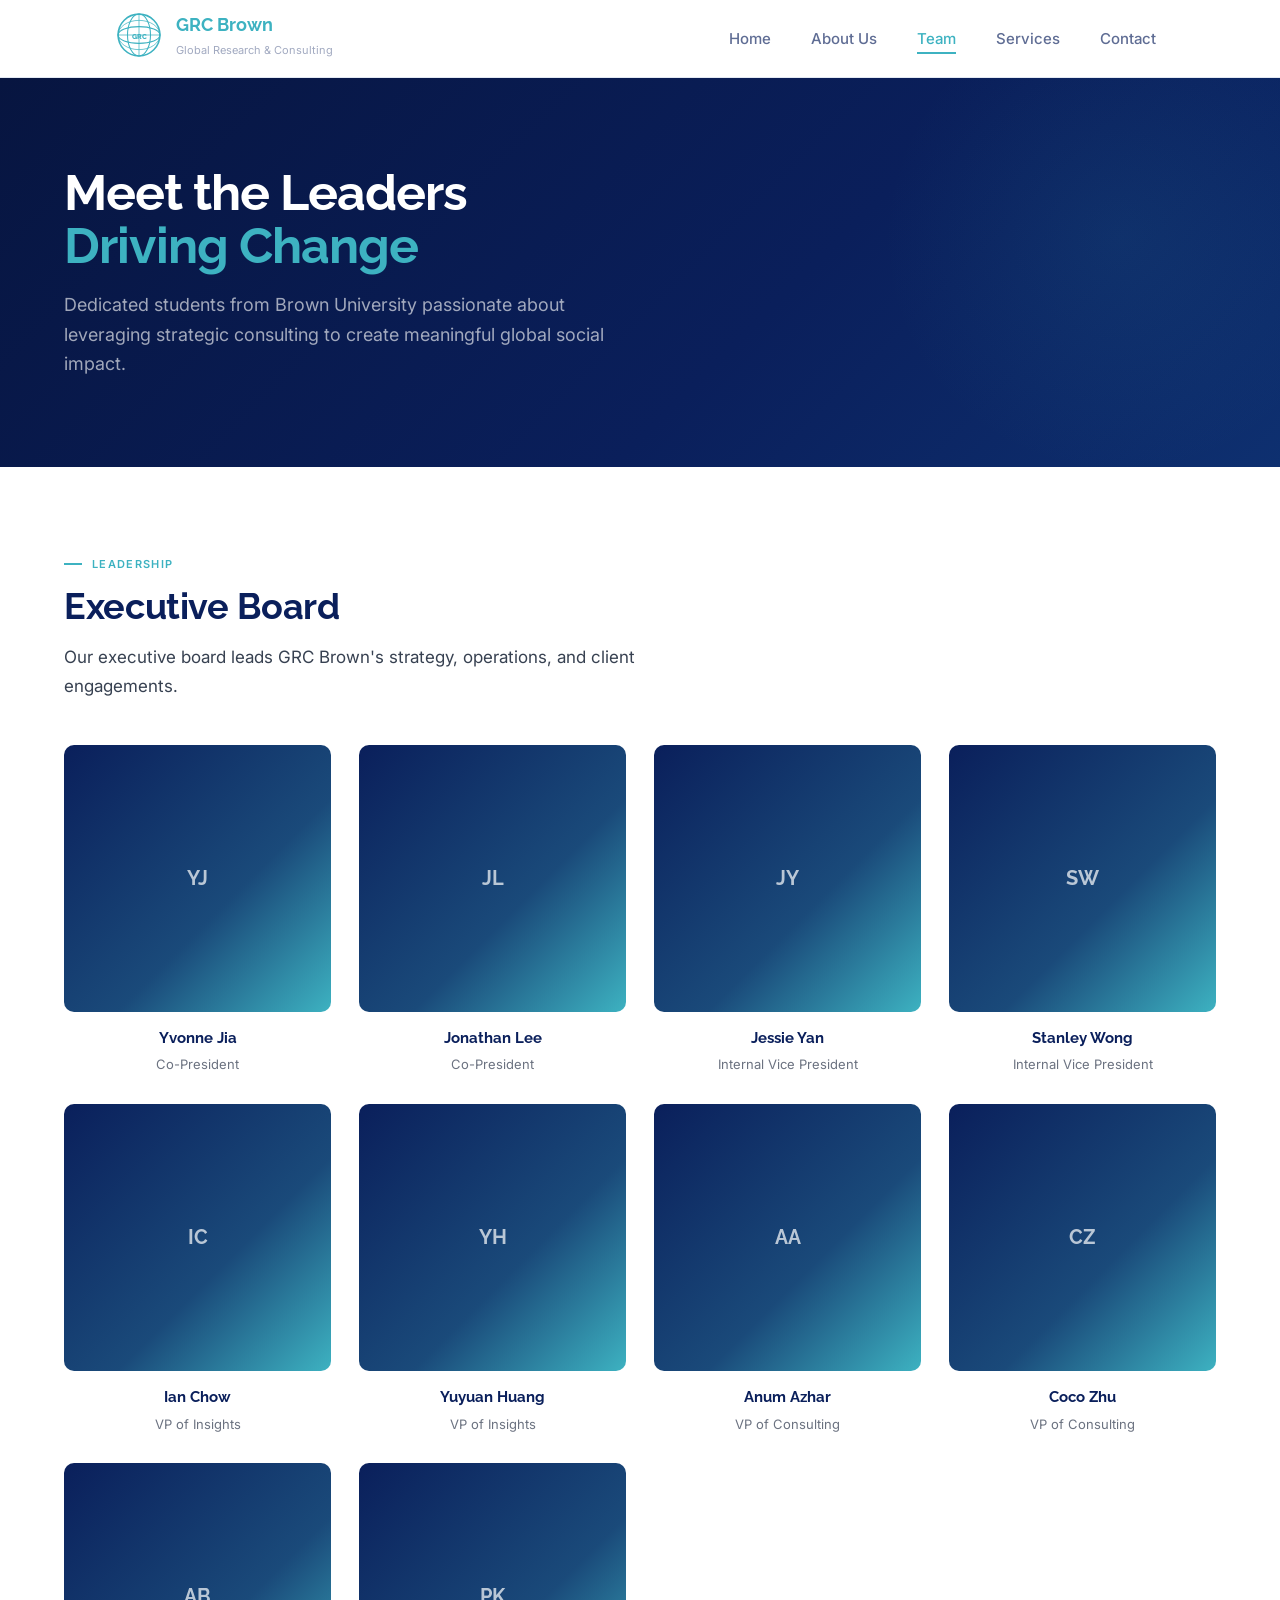
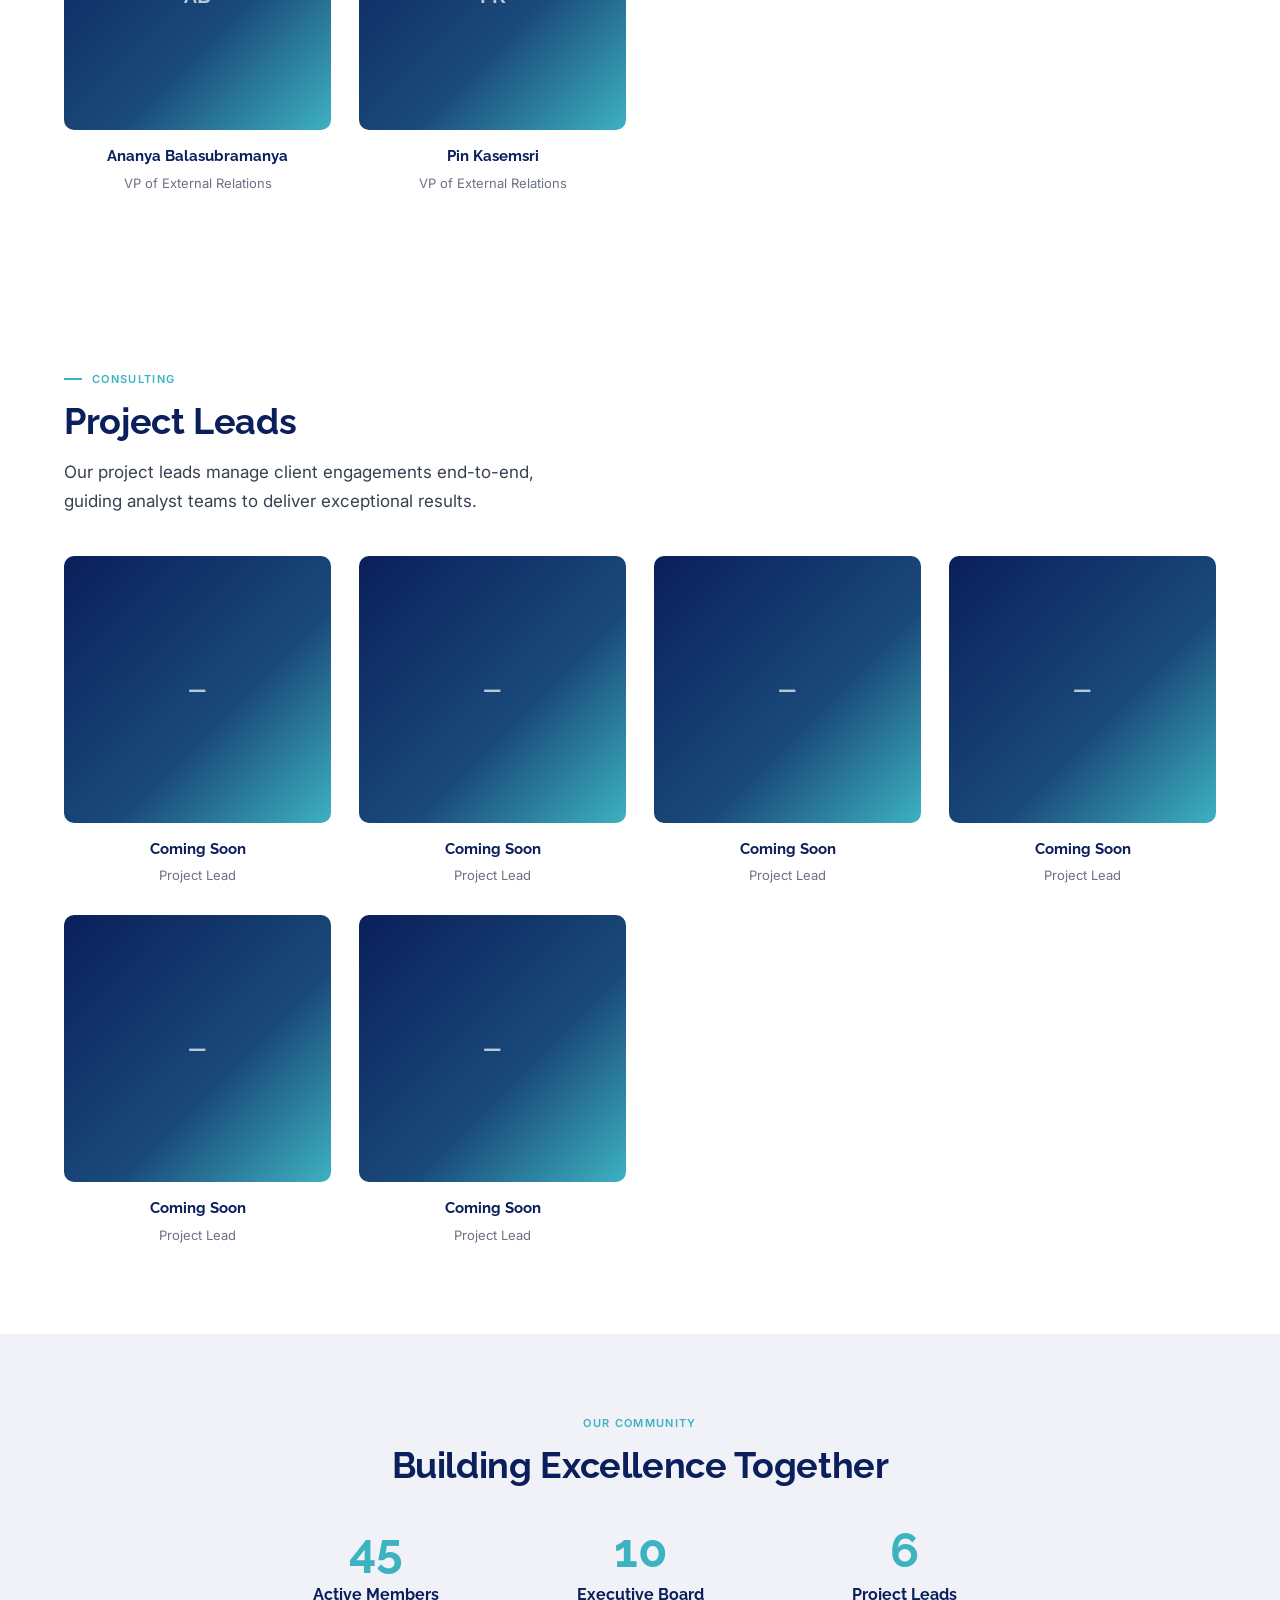
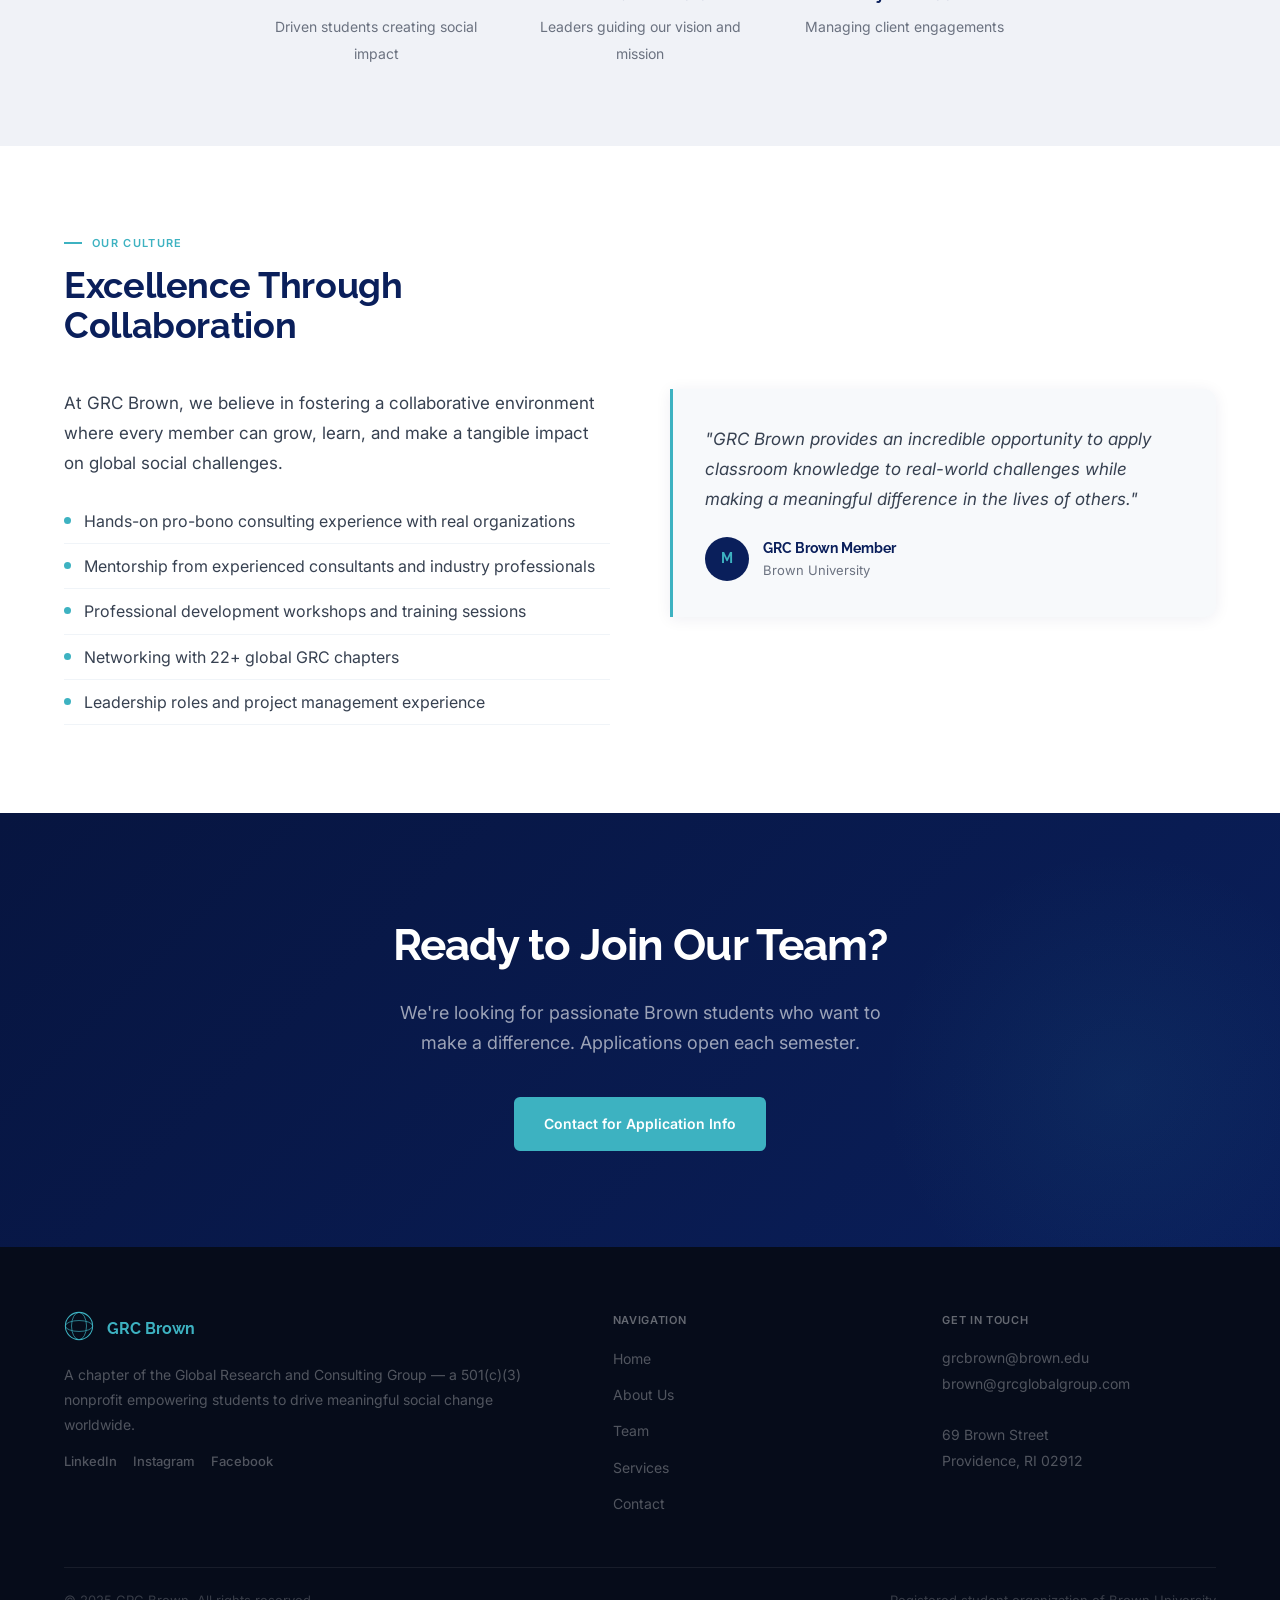
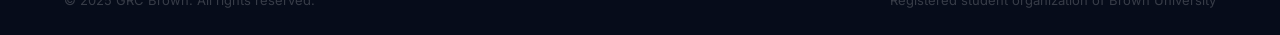
<file: team.html>
<!DOCTYPE html>
<html lang="en">
<head>
  <meta charset="UTF-8"/><meta name="viewport" content="width=device-width, initial-scale=1.0"/>
  <title>Team | GRC Brown</title>
  <link rel="stylesheet" href="css/style.css"/>
</head>
<body>
<nav><div class="nav-inner">
  <a href="index.html" class="nav-logo"><span class="nav-logo-svg"></span><div class="nav-logo-text"><strong>GRC Brown</strong><span>Global Research &amp; Consulting</span></div></a>
  <ul class="nav-links">
    <li><a href="index.html">Home</a></li><li><a href="about.html">About Us</a></li>
    <li><a href="team.html" class="active">Team</a></li><li><a href="services.html">Services</a></li><li><a href="contact.html">Contact</a></li>
  </ul>
  <button class="nav-hamburger"><span></span><span></span><span></span></button>
</div></nav>

<div class="page-hero">
  <div class="page-hero-orb"></div>
  <div class="inner">
    <h1>Meet the Leaders<br><span>Driving Change</span></h1>
    <p>Dedicated students from Brown University passionate about leveraging strategic consulting to create meaningful global social impact.</p>
  </div>
</div>

<!-- EXEC BOARD -->
<section class="team-section">
  <div class="team-inner">
    <div class="eyebrow"><span>Leadership</span></div>
    <h2 class="section-title">Executive Board</h2>
    <p class="section-sub" style="margin-top:10px;max-width:580px;">Our executive board leads GRC Brown's strategy, operations, and client engagements.</p>
    <div class="team-grid">
      <div class="team-card"><div class="team-avatar">YJ</div><h3>Yvonne Jia</h3><p>Co-President</p></div>
      <div class="team-card"><div class="team-avatar">JL</div><h3>Jonathan Lee</h3><p>Co-President</p></div>
      <div class="team-card"><div class="team-avatar">JY</div><h3>Jessie Yan</h3><p>Internal Vice President</p></div>
      <div class="team-card"><div class="team-avatar">SW</div><h3>Stanley Wong</h3><p>Internal Vice President</p></div>
      <div class="team-card"><div class="team-avatar">IC</div><h3>Ian Chow</h3><p>VP of Insights</p></div>
      <div class="team-card"><div class="team-avatar">YH</div><h3>Yuyuan Huang</h3><p>VP of Insights</p></div>
      <div class="team-card"><div class="team-avatar">AA</div><h3>Anum Azhar</h3><p>VP of Consulting</p></div>
      <div class="team-card"><div class="team-avatar">CZ</div><h3>Coco Zhu</h3><p>VP of Consulting</p></div>
      <div class="team-card"><div class="team-avatar">AB</div><h3>Ananya Balasubramanya</h3><p>VP of External Relations</p></div>
      <div class="team-card"><div class="team-avatar">PK</div><h3>Pin Kasemsri</h3><p>VP of External Relations</p></div>
    </div>
  </div>
</section>

<!-- PROJECT LEADS -->
<section class="team-section" style="background:var(--bg);">
  <div class="team-inner">
    <div class="eyebrow"><span>Consulting</span></div>
    <h2 class="section-title">Project Leads</h2>
    <p class="section-sub" style="margin-top:10px;max-width:520px;">Our project leads manage client engagements end-to-end, guiding analyst teams to deliver exceptional results.</p>
    <div class="team-grid" style="margin-top:40px;">
      <div class="team-card"><div class="team-avatar">—</div><h3>Coming Soon</h3><p>Project Lead</p></div>
      <div class="team-card"><div class="team-avatar">—</div><h3>Coming Soon</h3><p>Project Lead</p></div>
      <div class="team-card"><div class="team-avatar">—</div><h3>Coming Soon</h3><p>Project Lead</p></div>
      <div class="team-card"><div class="team-avatar">—</div><h3>Coming Soon</h3><p>Project Lead</p></div>
      <div class="team-card"><div class="team-avatar">—</div><h3>Coming Soon</h3><p>Project Lead</p></div>
      <div class="team-card"><div class="team-avatar">—</div><h3>Coming Soon</h3><p>Project Lead</p></div>
    </div>
  </div>
</section>

<!-- COMMUNITY STATS -->
<div class="community-section">
  <div class="community-inner">
    <div class="eyebrow center"><span>Our Community</span></div>
    <h2 class="section-title centered" style="margin-top:12px;">Building Excellence Together</h2>
    <div class="comm-grid">
      <div class="comm-stat"><span class="cn">45</span><span class="cl">Active Members</span><span class="cd">Driven students creating social impact</span></div>
      <div class="comm-stat"><span class="cn">10</span><span class="cl">Executive Board</span><span class="cd">Leaders guiding our vision and mission</span></div>
      <div class="comm-stat"><span class="cn">6</span><span class="cl">Project Leads</span><span class="cd">Managing client engagements</span></div>
    </div>
  </div>
</div>

<!-- CULTURE -->
<section class="culture-section">
  <div class="culture-inner">
    <div class="eyebrow"><span>Our Culture</span></div>
    <h2 class="section-title">Excellence Through<br>Collaboration</h2>
    <div class="culture-grid">
      <div>
        <p style="font-size:17px;color:#374151;line-height:1.75;">At GRC Brown, we believe in fostering a collaborative environment where every member can grow, learn, and make a tangible impact on global social challenges.</p>
        <ul class="bullet-list">
          <li>Hands-on pro-bono consulting experience with real organizations</li>
          <li>Mentorship from experienced consultants and industry professionals</li>
          <li>Professional development workshops and training sessions</li>
          <li>Networking with 22+ global GRC chapters</li>
          <li>Leadership roles and project management experience</li>
        </ul>
      </div>
      <div class="testimonial">
        <blockquote>"GRC Brown provides an incredible opportunity to apply classroom knowledge to real-world challenges while making a meaningful difference in the lives of others."</blockquote>
        <div class="t-author">
          <div class="t-avatar">M</div>
          <div><div style="font-family:'Raleway',sans-serif;font-size:14px;font-weight:700;color:#0A1F5B;">GRC Brown Member</div><div style="font-size:13px;color:#6b7280;">Brown University</div></div>
        </div>
      </div>
    </div>
  </div>
</section>

<!-- CTA -->
<section class="cta-section">
  <div class="cta-orb"></div>
  <div class="cta-inner">
    <h2>Ready to Join Our Team?</h2>
    <p>We're looking for passionate Brown students who want to make a difference. Applications open each semester.</p>
    <div class="btn-row centered"><a href="contact.html" class="btn btn-teal">Contact for Application Info</a></div>
  </div>
</section>

<footer><div class="footer-inner"><div class="footer-grid"><div class="footer-brand"><div style="display:flex;align-items:center;gap:13px;"><span class="footer-logo-svg"></span><span style="font-family:Raleway,sans-serif;font-size:16px;font-weight:700;color:#3DB2C1;">GRC Brown</span></div><p>A chapter of the Global Research and Consulting Group — a 501(c)(3) nonprofit empowering students to drive meaningful social change worldwide.</p><div class="footer-socials"><a href="#">LinkedIn</a><a href="#">Instagram</a><a href="#">Facebook</a></div></div><div class="footer-col"><h4>Navigation</h4><ul><li><a href="index.html">Home</a></li><li><a href="about.html">About Us</a></li><li><a href="team.html">Team</a></li><li><a href="services.html">Services</a></li><li><a href="contact.html">Contact</a></li></ul></div><div class="footer-col"><h4>Get in Touch</h4><p>grcbrown@brown.edu<br>brown@grcglobalgroup.com<br><br>69 Brown Street<br>Providence, RI 02912</p></div></div><div class="footer-bottom"><span>© 2025 GRC Brown. All rights reserved.</span><span>Registered student organization of Brown University</span></div></div></footer>
<script src="js/main.js"></script>
</body>
</html>
</file>
<file: css/style.css>
/*
  grc brown — styles
  
  to change colors? edit the stuff in :root below
  fonts: raleway for headings, inter for body (both from google fonts)
*/

@import url('https://fonts.googleapis.com/css2?family=Raleway:wght@600;700;800&family=Inter:wght@300;400;500;600&display=swap');

:root {
  --teal: #3DB2C1;       /* main accent color */
  --navy: #0A1F5B;       /* dark blue */
  --navy-dark: #060c1a;  /* footer */
  --bg-gray: #f0f2f7;    /* light page background */
  --text: #374151;
  --text-light: #6b7280;
  --border: #d1d9e6;
  --max-width: 1160px;
  --padding: 64px;       /* side padding on all sections */
}

* { box-sizing: border-box; margin: 0; padding: 0; }
html { scroll-behavior: smooth; }

body {
  font-family: 'Inter', sans-serif;
  font-size: 16px;
  color: var(--navy);
  background: #fff;
  line-height: 1.65;
}


/* nav */

nav {
  position: sticky;
  top: 0;
  z-index: 100;
  background: rgba(255, 255, 255, 0.95);
  backdrop-filter: blur(16px);
  border-bottom: 1px solid rgba(220, 228, 240, 0.8);
  height: 78px;
}

.nav-inner {
  max-width: var(--max-width);
  margin: 0 auto;
  padding: 0 var(--padding);
  height: 100%;
  display: flex;
  align-items: center;
  justify-content: space-between;
}

.nav-logo { display: flex; align-items: center; gap: 14px; text-decoration: none; margin-left: -8px; }
.nav-logo svg { width: 46px; height: 46px; flex-shrink: 0; }
.nav-logo-text strong { font-family: 'Raleway', sans-serif; font-size: 18px; font-weight: 700; color: var(--teal); display: block; line-height: 1.1; }
.nav-logo-text span { font-size: 11px; color: var(--navy); opacity: 0.38; }

.nav-links { display: flex; gap: 40px; list-style: none; }
.nav-links a { font-family: 'Inter', sans-serif; font-size: 15px; font-weight: 500; color: var(--navy); text-decoration: none; opacity: 0.65; padding-bottom: 4px; border-bottom: 2px solid transparent; transition: opacity 0.2s, color 0.2s, border-color 0.2s; }
.nav-links a:hover { opacity: 1; color: var(--teal); }
.nav-links a.active { color: var(--teal); opacity: 1; border-bottom-color: var(--teal); } /* marks the active/current page */

.nav-hamburger { display: none; flex-direction: column; gap: 5px; background: none; border: none; cursor: pointer; }
.nav-hamburger span { display: block; width: 24px; height: 2px; background: var(--navy); border-radius: 2px; }


/* buttons
   usage: <a href="page.html" class="btn btn-teal">text here</a>
   options: btn-teal, btn-ghost-dark, btn-ghost-white, btn-outline-white
*/

.btn { display: inline-flex; align-items: center; gap: 8px; padding: 13px 28px; border-radius: 6px; font-family: 'Inter', sans-serif; font-size: 14px; font-weight: 600; text-decoration: none; cursor: pointer; border: 2px solid transparent; transition: all 0.18s; }
.btn-teal { background: var(--teal); color: #fff; border-color: var(--teal); }
.btn-teal:hover { background: #2d9fad; border-color: #2d9fad; }
.btn-ghost-dark { background: transparent; color: var(--navy); border-color: rgba(10, 31, 91, 0.35); }
.btn-ghost-dark:hover { background: var(--navy); color: #fff; border-color: var(--navy); }
.btn-ghost-white { background: transparent; color: #fff; border-color: rgba(255, 255, 255, 0.45); }
.btn-ghost-white:hover { background: rgba(255, 255, 255, 0.1); }
.btn-outline-white { background: transparent; color: #fff; border-color: rgba(255, 255, 255, 0.45); }
.btn-outline-white:hover { background: rgba(255, 255, 255, 0.1); }
.btn-row { display: flex; gap: 14px; flex-wrap: wrap; }
.btn-row.centered { justify-content: center; }


/* stuff used on multiple pages */

.inner { max-width: var(--max-width); margin: 0 auto; padding: 0 var(--padding); }

/* small caps label above headings, e.g. "OUR MISSION" */
.eyebrow { display: flex; align-items: center; gap: 10px; margin-bottom: 14px; }
.eyebrow:before { content: ''; display: block; width: 18px; height: 2px; background: var(--teal); flex-shrink: 0; }
.eyebrow span { font-family: 'Inter', sans-serif; font-size: 11px; font-weight: 600; color: var(--teal); letter-spacing: 0.12em; text-transform: uppercase; }
.eyebrow.center { justify-content: center; }
.eyebrow.center:before { display: none; }
.eyebrow.light span { color: rgba(61, 178, 193, 0.9); }  /* use on dark backgrounds */
.eyebrow.light:before { background: rgba(61, 178, 193, 0.9); }

.section-title { font-family: 'Raleway', sans-serif; font-size: 36px; font-weight: 700; color: var(--navy); line-height: 1.1; margin-bottom: 16px; letter-spacing: -0.01em; }
.section-title.white { color: #fff; }
.section-title.centered { text-align: center; }

.section-sub { font-size: 17px; color: var(--text); line-height: 1.7; }
.section-sub.white { color: rgba(255, 255, 255, 0.62); }
.section-sub.centered { text-align: center; max-width: 560px; margin: 0 auto; }

.learn-link { font-family: 'Inter', sans-serif; font-size: 14px; font-weight: 600; color: var(--teal); display: inline-flex; align-items: center; gap: 6px; margin-top: 14px; text-decoration: none; transition: gap 0.2s; }
.learn-link:after { content: '→'; font-size: 16px; }
.learn-link:hover { gap: 10px; }

.bullet-list { list-style: none; margin-top: 20px; }
.bullet-list li { font-size: 16px; color: var(--text); padding: 9px 0 9px 20px; position: relative; border-bottom: 1px solid #f0f4f8; }
.bullet-list li:before { content: ''; position: absolute; left: 0; top: 18px; width: 7px; height: 7px; border-radius: 50%; background: var(--teal); }

.section-pad { padding: 88px var(--padding); }
.section-pad.light { background: var(--bg-gray); }
.section-pad.white { background: #fff; }
.section-pad .inner { max-width: var(--max-width); margin: 0 auto; }


/* hero — home page
   right side: add photo to images/ and replace the placeholder div
   with: <img src="images/hero.jpg" alt="grc brown team"/>
*/

.hero { background: #fff; display: grid; grid-template-columns: 1fr 1fr; min-height: 540px; overflow: hidden; }

.hero-left { padding: 96px 56px 96px var(--padding); display: flex; flex-direction: column; justify-content: center; }
.hero-left h1 { font-family: 'Raleway', sans-serif; font-size: 56px; font-weight: 700; color: var(--navy); line-height: 1.04; margin-bottom: 22px; letter-spacing: -0.02em; }
.hero-left h1 span { color: var(--teal); }
.hero-left p { font-size: 18px; color: var(--text); line-height: 1.7; max-width: 420px; margin-bottom: 40px; }

.hero-right { position: relative; overflow: hidden; min-height: 540px; background: linear-gradient(135deg, #a8d4d9, #c8e8ec); }
.hero-img-box { width: 100%; height: 100%; position: absolute; inset: 0; background: linear-gradient(135deg, #a8d4d9, #c8e8ec); display: flex; align-items: center; justify-content: center; font-size: 14px; color: rgba(10, 31, 91, 0.35); font-family: 'Inter', sans-serif; }
.hero-img-box img { width: 100%; height: 100%; object-fit: cover; display: block; position: absolute; inset: 0; }


/* stats bar */

.stats-bar { background: var(--teal); display: grid; grid-template-columns: repeat(4, 1fr); }
.stat { padding: 28px 24px; text-align: center; border-right: 1px solid rgba(255, 255, 255, 0.2); }
.stat:last-child { border-right: none; }
.stat-n { font-family: 'Raleway', sans-serif; font-size: 40px; font-weight: 700; color: #fff; display: block; line-height: 1; margin-bottom: 5px; }
.stat-l { font-family: 'Inter', sans-serif; font-size: 12px; font-weight: 500; color: rgba(255, 255, 255, 0.85); }


/* mission section — text left, photo right
   to add a photo, put an img inside .mission-right
*/

.mission-section { display: grid; grid-template-columns: 1fr 1fr; background: #fff; min-height: 480px; }
.mission-left { padding: 80px 56px 80px var(--padding); display: flex; flex-direction: column; justify-content: center; }
.mission-left p { font-size: 17px; color: var(--text); line-height: 1.75; margin-bottom: 14px; }
.mission-right { position: relative; overflow: hidden; min-height: 480px; background: linear-gradient(135deg, #a8d4d9, #c8e8ec); }
.mission-right img { width: 100%; height: 100%; object-fit: cover; display: block; position: absolute; inset: 0; }

/* floating badge over the photo */
.mission-badge { position: absolute; bottom: 32px; left: 50%; transform: translateX(-50%); background: #fff; padding: 20px 32px; border-radius: 12px; text-align: center; box-shadow: 0 8px 32px rgba(10, 31, 91, 0.15); min-width: 190px; white-space: nowrap; }
.mission-badge .bn { font-family: 'Raleway', sans-serif; font-size: 48px; font-weight: 700; color: var(--teal); display: block; line-height: 1; }
.mission-badge .bt { font-family: 'Inter', sans-serif; font-size: 13px; color: var(--navy); margin-top: 5px; display: block; font-weight: 500; opacity: 0.65; }


/* "what we do" strip */

.wwd-strip { background: linear-gradient(135deg, #0d2460 0%, #163372 100%); padding: 72px var(--padding); }
.wwd-inner { max-width: var(--max-width); margin: 0 auto; display: grid; grid-template-columns: repeat(3, 1fr); gap: 48px; }
.wwd-item h3 { font-family: 'Raleway', sans-serif; font-size: 18px; font-weight: 700; color: var(--teal); margin-bottom: 12px; }
.wwd-item p { font-size: 15px; color: rgba(255, 255, 255, 0.5); line-height: 1.7; }


/* service cards — these use card shadows
   to to add a service, copy a .svc-card block in the html
*/

.services-section { background: var(--bg-gray); padding: 88px var(--padding); }
.services-inner { max-width: var(--max-width); margin: 0 auto; }
.services-header { text-align: center; margin-bottom: 48px; }
.services-header h2 { font-family: 'Raleway', sans-serif; font-size: 36px; font-weight: 700; color: var(--navy); margin: 12px 0; letter-spacing: -0.01em; }
.services-header p { font-size: 17px; color: var(--text); max-width: 520px; margin: 0 auto; line-height: 1.7; }

.svc-grid { display: grid; grid-template-columns: repeat(3, 1fr); gap: 22px; }
.svc-card { background: #fff; border-radius: 14px; padding: 36px 30px; position: relative; overflow: hidden; box-shadow: 0 2px 16px rgba(10, 31, 91, 0.07), 0 1px 4px rgba(10, 31, 91, 0.04); transition: transform 0.2s, box-shadow 0.2s; }
.svc-card:before { content: ''; position: absolute; top: 0; left: 0; right: 0; height: 3px; background: var(--teal); }
.svc-card:hover { transform: translateY(-4px); box-shadow: 0 10px 36px rgba(10, 31, 91, 0.12); }
.svc-num { font-family: 'Inter', sans-serif; font-size: 11px; font-weight: 600; color: var(--teal); margin-bottom: 14px; letter-spacing: 0.1em; }
.svc-card h3 { font-family: 'Raleway', sans-serif; font-size: 19px; font-weight: 700; color: var(--navy); margin-bottom: 12px; }
.svc-card p { font-size: 15px; color: var(--text); line-height: 1.65; }
.svc-card ul { list-style: none; margin-top: 14px; }
.svc-card ul li { font-size: 14px; color: var(--text-light); padding: 5px 0 5px 16px; position: relative; }
.svc-card ul li:before { content: ''; position: absolute; left: 0; top: 13px; width: 5px; height: 5px; border-radius: 50%; background: var(--teal); }


/* clients row — to add more: <span class="client-name">Org Name</span> */

.clients-section { background: #fff; padding: 72px var(--padding); text-align: center; }
.clients-inner { max-width: var(--max-width); margin: 0 auto; }
.clients-row { display: flex; justify-content: center; gap: 56px; flex-wrap: wrap; align-items: center; margin-top: 28px; }
.client-name { font-family: 'Raleway', sans-serif; font-size: 15px; font-weight: 700; color: #b0bfcc; letter-spacing: 0.04em; }


/* cta section */

.cta-section { background: linear-gradient(135deg, #071540, var(--navy)); padding: 96px var(--padding); text-align: center; position: relative; overflow: hidden; }
.cta-orb { position: absolute; right: -80px; bottom: -80px; width: 480px; height: 480px; background: radial-gradient(circle, rgba(61, 178, 193, 0.07) 0%, transparent 70%); border-radius: 50%; pointer-events: none; }
.cta-inner { max-width: var(--max-width); margin: 0 auto; position: relative; z-index: 1; }
.cta-section h2 { font-family: 'Raleway', sans-serif; font-size: 44px; font-weight: 700; color: #fff; margin-bottom: 16px; letter-spacing: -0.02em; }
.cta-section p { font-size: 18px; color: rgba(255, 255, 255, 0.6); max-width: 500px; margin: 0 auto 40px; line-height: 1.65; }


/* page hero — top of about/team/services/contact */

.page-hero { background: linear-gradient(135deg, #071540 0%, var(--navy) 60%, #0e3070 100%); padding: 88px 0; position: relative; overflow: hidden; }
.page-hero-orb { position: absolute; right: -80px; top: -80px; width: 480px; height: 480px; background: radial-gradient(circle, rgba(61, 178, 193, 0.08) 0%, transparent 70%); border-radius: 50%; pointer-events: none; }
.page-hero .inner { padding-left: var(--padding); padding-right: var(--padding); max-width: none; margin: 0; }
.page-hero h1 { font-family: 'Raleway', sans-serif; font-size: 50px; font-weight: 700; color: #fff; line-height: 1.06; margin-bottom: 18px; letter-spacing: -0.02em; }
.page-hero h1 span { color: var(--teal); }
.page-hero p { font-size: 18px; color: rgba(255, 255, 255, 0.62); max-width: 560px; line-height: 1.65; }


/* two column layout — text left, photo right
   add photo: add an img inside .two-col-right
*/

.two-col { display: grid; grid-template-columns: 1fr 1fr; min-height: 500px; }
.two-col-left { padding: 80px 56px 80px var(--padding); background: #fff; display: flex; flex-direction: column; justify-content: center; }
.two-col-left p { font-size: 17px; color: var(--text); line-height: 1.75; margin-bottom: 14px; }
.two-col-right { position: relative; overflow: hidden; min-height: 500px; background: linear-gradient(135deg, #a8d4d9, #c8e8ec); }
.two-col-right img { width: 100%; height: 100%; object-fit: cover; display: block; position: absolute; inset: 0; }


/* values grid */

.values-section { background: linear-gradient(135deg, #071540, var(--navy)); padding: 88px var(--padding); }
.values-inner { max-width: var(--max-width); margin: 0 auto; }
.values-grid { display: grid; grid-template-columns: repeat(4, 1fr); gap: 32px; margin-top: 48px; }
.val-card .vnum { font-family: 'Raleway', sans-serif; font-size: 30px; font-weight: 700; color: rgba(61, 178, 193, 0.18); margin-bottom: 12px; }
.val-card h3 { font-family: 'Raleway', sans-serif; font-size: 17px; font-weight: 700; color: #fff; margin-bottom: 10px; }
.val-card p { font-size: 15px; color: rgba(255, 255, 255, 0.42); line-height: 1.7; }


/* 3-col stats */

.stats3 { background: linear-gradient(135deg, #071540, var(--navy)); display: grid; grid-template-columns: repeat(3, 1fr); }
.stat3 { padding: 52px 24px; text-align: center; border-right: 1px solid rgba(255, 255, 255, 0.08); }
.stat3:last-child { border-right: none; }
.stat3-n { font-family: 'Raleway', sans-serif; font-size: 48px; font-weight: 700; color: var(--teal); display: block; line-height: 1; margin-bottom: 8px; }
.stat3-l { font-family: 'Inter', sans-serif; font-size: 14px; font-weight: 500; color: rgba(255, 255, 255, 0.45); display: block; }
.stat3-d { font-size: 13px; color: rgba(255, 255, 255, 0.28); margin-top: 5px; }


/* team cards
   add a new member: copy a .team-card block and change the initials/name/role
   add a photo: put <img src="images/name.jpg"/> inside .team-avatar
*/

.team-section { padding: 88px var(--padding); background: #fff; }
.team-inner { max-width: var(--max-width); margin: 0 auto; }
.team-grid { display: grid; grid-template-columns: repeat(4, 1fr); gap: 28px; margin-top: 44px; }
.team-card { text-align: center; }
.team-avatar { width: 100%; aspect-ratio: 1; background: linear-gradient(135deg, var(--navy) 0%, #1a4a7a 60%, var(--teal) 100%); border-radius: 10px; display: flex; align-items: center; justify-content: center; font-family: 'Raleway', sans-serif; font-size: 20px; font-weight: 700; color: rgba(255, 255, 255, 0.7); margin-bottom: 14px; overflow: hidden; }
.team-avatar img { width: 100%; height: 100%; object-fit: cover; border-radius: 10px; }
.team-card h3 { font-family: 'Raleway', sans-serif; font-size: 15px; font-weight: 700; color: var(--navy); margin-bottom: 4px; }
.team-card p { font-size: 13px; color: var(--text-light); }


/* community stats */

.community-section { background: var(--bg-gray); padding: 80px var(--padding); text-align: center; }
.community-inner { max-width: var(--max-width); margin: 0 auto; }
.comm-grid { display: grid; grid-template-columns: repeat(3, 1fr); gap: 32px; max-width: 760px; margin: 40px auto 0; }
.comm-stat .cn { font-family: 'Raleway', sans-serif; font-size: 48px; font-weight: 700; color: var(--teal); display: block; line-height: 1; }
.comm-stat .cl { font-family: 'Raleway', sans-serif; font-size: 16px; font-weight: 700; color: var(--navy); margin: 8px 0 5px; display: block; }
.comm-stat .cd { font-size: 14px; color: var(--text-light); }


/* culture / quote section */

.culture-section { padding: 88px var(--padding); background: #fff; }
.culture-inner { max-width: var(--max-width); margin: 0 auto; }
.culture-grid { display: grid; grid-template-columns: 1fr 1fr; gap: 60px; align-items: start; margin-top: 44px; }
.testimonial { background: #f7f9fb; border-left: 3px solid var(--teal); border-radius: 0 12px 12px 0; padding: 36px 32px; box-shadow: 0 2px 16px rgba(10, 31, 91, 0.07); }
.testimonial blockquote { font-size: 17px; font-style: italic; color: var(--text); line-height: 1.75; margin-bottom: 22px; }
.t-author { display: flex; align-items: center; gap: 14px; }
.t-avatar { width: 44px; height: 44px; background: var(--navy); border-radius: 50%; display: flex; align-items: center; justify-content: center; font-family: 'Raleway', sans-serif; font-size: 14px; font-weight: 700; color: var(--teal); flex-shrink: 0; }


/* process steps */

.process-section { background: linear-gradient(135deg, #071540, var(--navy)); padding: 88px var(--padding); }
.process-inner { max-width: var(--max-width); margin: 0 auto; }
.process-steps { display: grid; grid-template-columns: repeat(5, 1fr); gap: 24px; margin-top: 48px; }
.proc-step .pn { font-family: 'Raleway', sans-serif; font-size: 26px; font-weight: 700; color: rgba(61, 178, 193, 0.22); margin-bottom: 10px; }
.proc-step h3 { font-family: 'Raleway', sans-serif; font-size: 15px; font-weight: 700; color: #fff; margin-bottom: 8px; }
.proc-step p { font-size: 14px; color: rgba(255, 255, 255, 0.4); line-height: 1.65; }


/* sector cards */

.sectors-section { padding: 88px var(--padding); background: var(--bg-gray); }
.sectors-inner { max-width: var(--max-width); margin: 0 auto; }
.sectors-grid { display: grid; grid-template-columns: repeat(4, 1fr); gap: 16px; margin-top: 40px; }
.sector-card { background: #fff; border-radius: 10px; padding: 22px 18px; text-align: center; box-shadow: 0 2px 12px rgba(10, 31, 91, 0.06); transition: transform 0.2s, box-shadow 0.2s; }
.sector-card:hover { transform: translateY(-2px); box-shadow: 0 6px 20px rgba(10, 31, 91, 0.1); }
.sector-card .sn { font-family: 'Inter', sans-serif; font-size: 10px; font-weight: 600; color: var(--teal); letter-spacing: 0.12em; display: block; margin-bottom: 6px; text-transform: uppercase; }
.sector-card span { font-family: 'Inter', sans-serif; font-size: 14px; font-weight: 500; color: var(--navy); }


/* track record numbers */

.track-grid { display: grid; grid-template-columns: repeat(3, 1fr); gap: 32px; max-width: 680px; margin: 36px auto 0; text-align: center; }
.track-n { font-family: 'Raleway', sans-serif; font-size: 42px; font-weight: 700; color: var(--teal); display: block; line-height: 1; margin-bottom: 8px; }
.track-l { font-family: 'Inter', sans-serif; font-size: 15px; font-weight: 600; color: var(--navy); margin-bottom: 4px; display: block; }
.track-d { font-size: 14px; color: var(--text-light); }


/* contact page */

.contact-layout { display: grid; grid-template-columns: 1fr 1.4fr; background: var(--bg-gray); }
.contact-info-col { padding: 88px 56px 88px var(--padding); background: #fff; }
.contact-info-col h2 { font-family: 'Raleway', sans-serif; font-size: 34px; font-weight: 700; color: var(--navy); margin-bottom: 16px; letter-spacing: -0.01em; }
.contact-info-col > p { font-size: 17px; color: var(--text); line-height: 1.7; margin-bottom: 36px; }
.contact-block { margin-bottom: 26px; }
.contact-block h4 { font-family: 'Inter', sans-serif; font-size: 11px; font-weight: 600; color: var(--navy); margin-bottom: 6px; opacity: 0.5; letter-spacing: 0.08em; text-transform: uppercase; }
.contact-block a, .contact-block p { font-size: 15px; color: var(--text); text-decoration: none; display: block; line-height: 1.8; transition: color 0.2s; }
.contact-block a:hover { color: var(--teal); }
.socials-row { display: flex; gap: 16px; }
.socials-row a { font-family: 'Inter', sans-serif; font-size: 14px; font-weight: 600; color: var(--navy); text-decoration: none; opacity: 0.65; transition: opacity 0.2s, color 0.2s; }
.socials-row a:hover { opacity: 1; color: var(--teal); }
.join-box { background: #edf6f7; border-left: 3px solid var(--teal); border-radius: 0 8px 8px 0; padding: 20px 22px; margin-top: 32px; }
.join-box h4 { font-family: 'Raleway', sans-serif; font-size: 15px; font-weight: 700; color: var(--navy); margin-bottom: 6px; }
.join-box p { font-size: 14px; color: var(--text); margin: 0; }
.join-box a { color: var(--teal); }

.contact-form-col { padding: 88px var(--padding) 88px 56px; background: var(--bg-gray); display: flex; align-items: center; }
.form-card { background: #fff; border-radius: 16px; padding: 48px 44px; box-shadow: 0 4px 24px rgba(10, 31, 91, 0.09), 0 1px 6px rgba(10, 31, 91, 0.04); width: 100%; }
.form-card h3 { font-family: 'Raleway', sans-serif; font-size: 26px; font-weight: 700; color: var(--navy); margin-bottom: 32px; letter-spacing: -0.01em; }
.form-group { margin-bottom: 20px; }
.form-group label { display: block; font-family: 'Inter', sans-serif; font-size: 11px; font-weight: 600; letter-spacing: 0.08em; color: var(--navy); margin-bottom: 8px; opacity: 0.6; text-transform: uppercase; }
.form-group label .req { color: var(--teal); opacity: 1; }
.form-group input, .form-group textarea { width: 100%; padding: 13px 16px; border: 1px solid var(--border); border-radius: 7px; font-size: 15px; font-family: 'Inter', sans-serif; color: var(--navy); background: #fff; outline: none; transition: border-color 0.2s, box-shadow 0.2s; }
.form-group input:focus, .form-group textarea:focus { border-color: var(--teal); box-shadow: 0 0 0 3px rgba(61, 178, 193, 0.1); }
.form-group textarea { min-height: 120px; resize: vertical; }


/* faq */

.faq-section { background: linear-gradient(135deg, #071540, var(--navy)); padding: 88px var(--padding); }
.faq-inner { max-width: var(--max-width); margin: 0 auto; }
.faq-list { margin-top: 44px; }
.faq-item { border-bottom: 1px solid rgba(255, 255, 255, 0.09); padding: 26px 0; }
.faq-item h3 { font-family: 'Raleway', sans-serif; font-size: 18px; font-weight: 700; color: #fff; margin-bottom: 10px; }
.faq-item p { font-size: 15px; color: rgba(255, 255, 255, 0.48); line-height: 1.7; }


/* footer */

footer { background: var(--navy-dark); padding: 64px var(--padding) 24px; }
.footer-inner { max-width: var(--max-width); margin: 0 auto; }
.footer-grid { display: grid; grid-template-columns: 1.8fr 1fr 1fr; gap: 56px; margin-bottom: 40px; }
.footer-brand p { font-size: 14px; color: rgba(255, 255, 255, 0.3); line-height: 1.8; margin-top: 14px; }
.footer-socials { display: flex; gap: 16px; margin-top: 14px; }
.footer-socials a { font-size: 13px; color: rgba(255, 255, 255, 0.3); text-decoration: none; font-family: 'Inter', sans-serif; font-weight: 500; transition: color 0.2s; }
.footer-socials a:hover { color: var(--teal); }
.footer-col h4 { font-family: 'Inter', sans-serif; font-size: 11px; font-weight: 600; color: rgba(255, 255, 255, 0.38); margin-bottom: 16px; letter-spacing: 0.06em; text-transform: uppercase; }
.footer-col ul { list-style: none; }
.footer-col ul li { margin-bottom: 10px; }
.footer-col ul li a { font-size: 14px; color: rgba(255, 255, 255, 0.3); text-decoration: none; transition: color 0.2s; }
.footer-col ul li a:hover { color: var(--teal); }
.footer-col p { font-size: 14px; color: rgba(255, 255, 255, 0.3); line-height: 1.85; }
.footer-bottom { border-top: 1px solid rgba(255, 255, 255, 0.07); padding-top: 22px; display: flex; justify-content: space-between; font-size: 13px; color: rgba(255, 255, 255, 0.2); }


/* responsive — tablet */

@media (max-width: 1024px) {
  :root { --padding: 40px; }
  .hero-left h1 { font-size: 44px; }
  .section-title { font-size: 30px; }
  .values-grid { grid-template-columns: repeat(2, 1fr); }
  .process-steps { grid-template-columns: repeat(3, 1fr); }
  .footer-grid { grid-template-columns: 1fr 1fr; gap: 32px; }
}

/* responsive — mobile */

@media (max-width: 768px) {
  :root { --padding: 24px; }
  nav { height: 68px; }
  .nav-links { display: none; }
  .nav-links.open { display: flex; flex-direction: column; position: absolute; top: 68px; left: 0; right: 0; background: #fff; padding: 20px 24px; border-bottom: 1px solid var(--border); gap: 16px; z-index: 99; }
  .nav-hamburger { display: flex; }
  .hero { grid-template-columns: 1fr; }
  .hero-right { display: none; }
  .hero-left { padding: 64px var(--padding); }
  .hero-left h1 { font-size: 38px; }
  .mission-section, .two-col, .culture-grid, .contact-layout { grid-template-columns: 1fr; }
  .mission-right, .two-col-right { min-height: 300px; }
  .mission-badge { position: static; transform: none; margin: 24px auto; display: table; }
  .stats-bar, .stats3 { grid-template-columns: repeat(2, 1fr); }
  .svc-grid { grid-template-columns: repeat(2, 1fr); }
  .team-grid { grid-template-columns: repeat(2, 1fr); }
  .sectors-grid { grid-template-columns: repeat(2, 1fr); }
  .wwd-inner { grid-template-columns: 1fr; gap: 28px; }
  .footer-grid { grid-template-columns: 1fr; }
  .process-steps { grid-template-columns: repeat(2, 1fr); }
  .contact-form-col { padding-top: 40px; padding-bottom: 56px; align-items: flex-start; }
  .two-col-left { padding: 56px var(--padding); }
  .mission-left { padding: 56px var(--padding); }
}

@media (max-width: 500px) {
  .svc-grid, .values-grid, .sectors-grid, .comm-grid, .track-grid { grid-template-columns: 1fr; }
  .footer-bottom { flex-direction: column; gap: 6px; }
  .section-title { font-size: 26px; }
  .page-hero h1 { font-size: 34px; }
  .hero-left h1 { font-size: 32px; }
}
</file>
